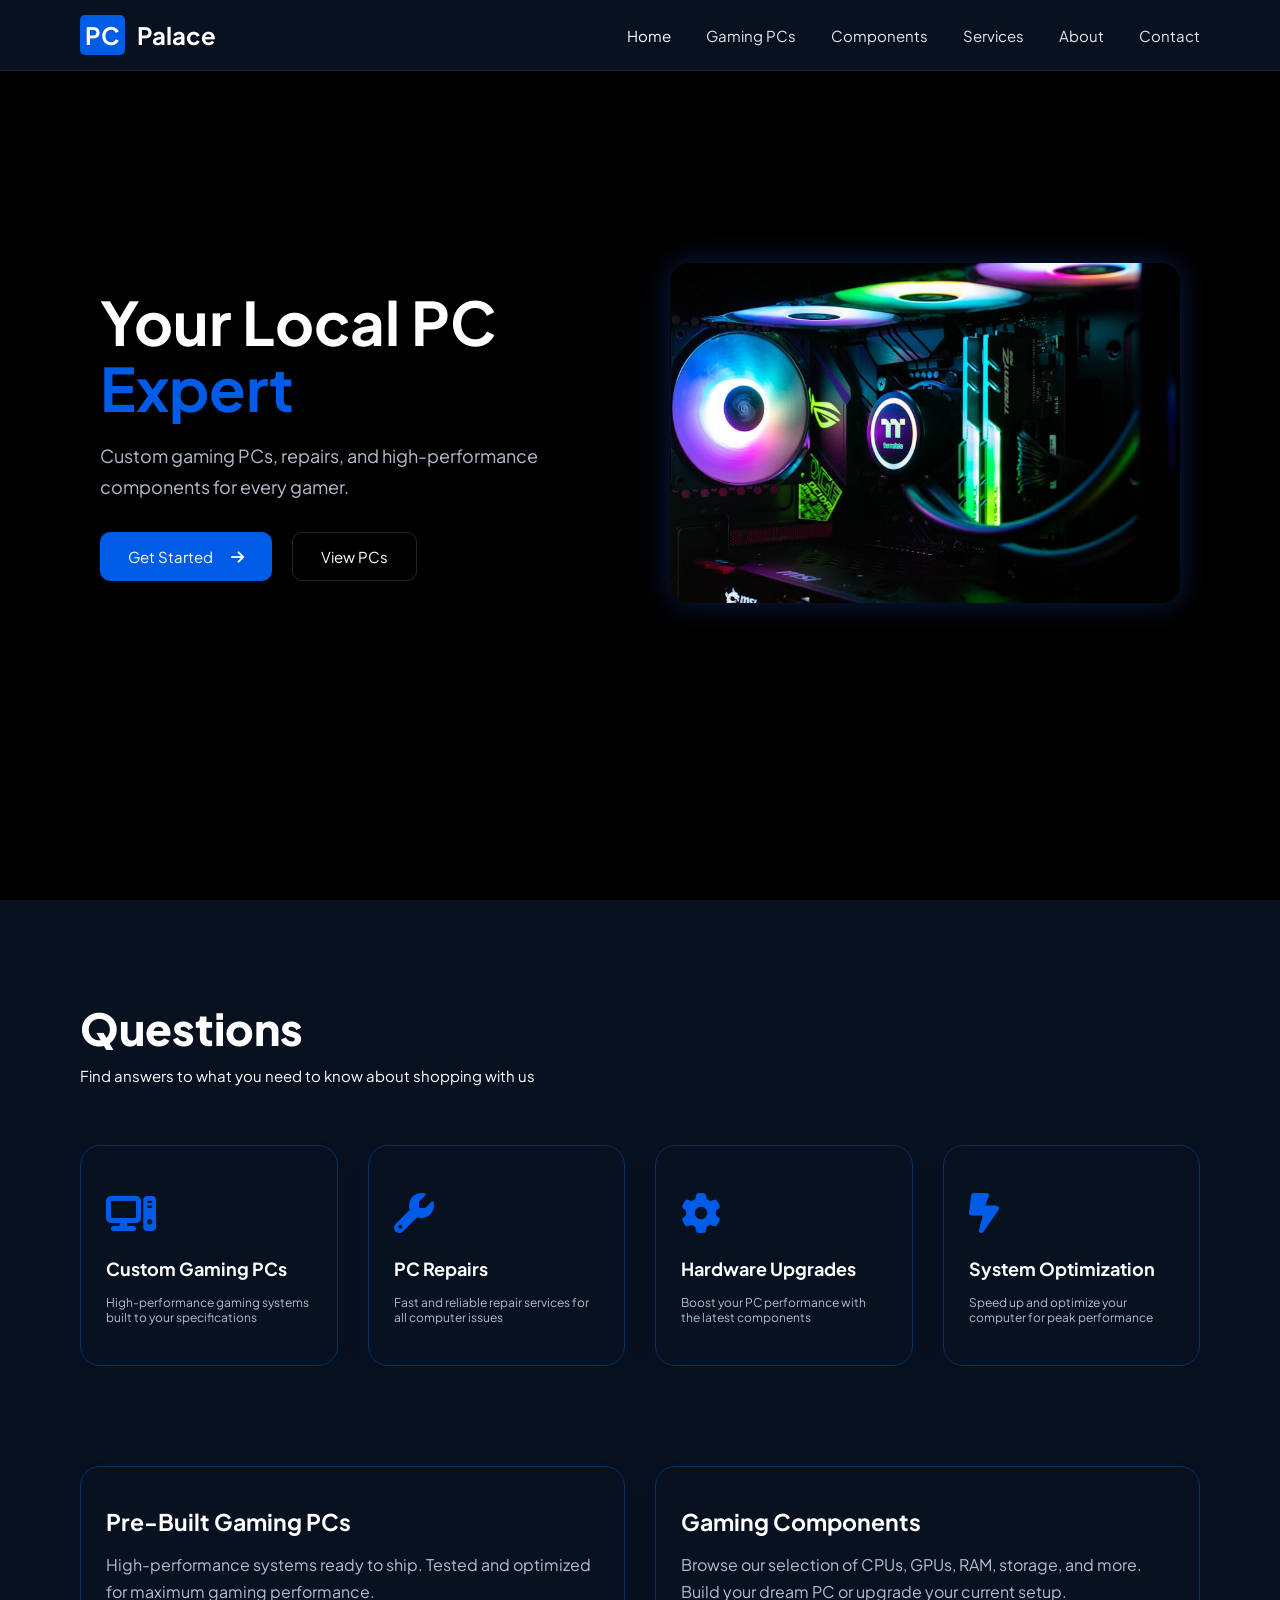
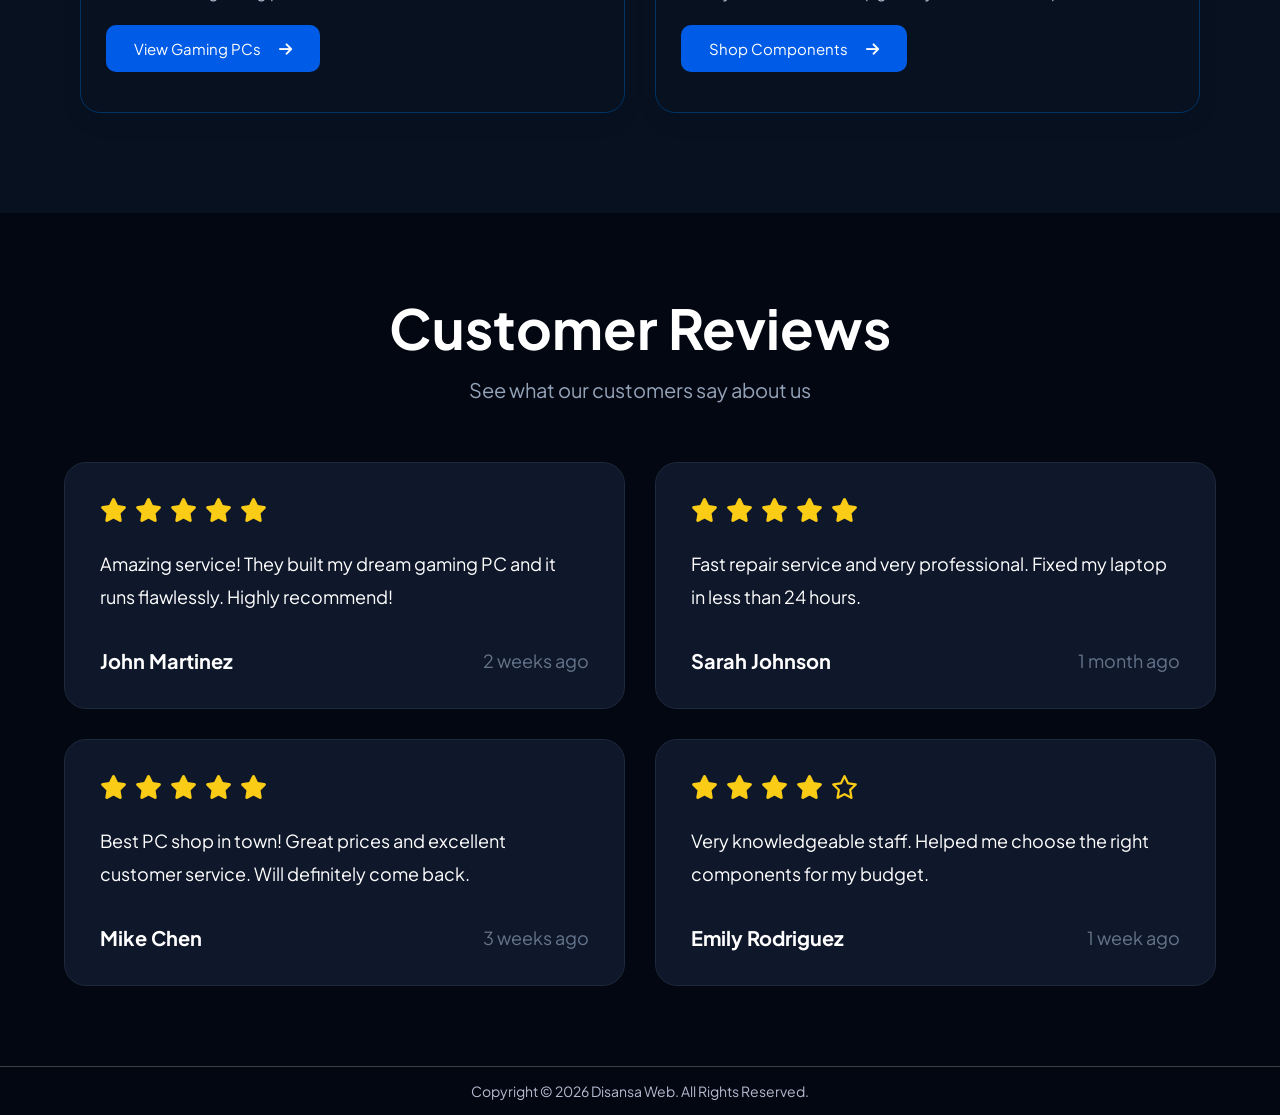
<file: index.html>
<!DOCTYPE html>
<html>
<head>
  <meta charset="utf-8">
  <meta name="viewport" content="width=device-width, initial-scale=1">
  <link rel="stylesheet" href="style.css">

  <link rel="stylesheet"
    href="https://cdnjs.cloudflare.com/ajax/libs/font-awesome/6.5.1/css/all.min.css">
  <title>pc-palace.com</title>
</head>
<body>

<!-- ========================= -->
<!-- NAVBAR -->
<!-- ========================= -->

<nav class="navbar">

  <div class="logo">
    <span>PC</span>
     Palace
  </div>

  <ul class="nav-links" id="myTopnav">

    <li><a href="index.html" class="active">Home</a></li>
    <li><a href="gaming.html">Gaming PCs</a></li>
    <li><a href="component.html">Components</a></li>
    <li><a href="service.html">Services</a></li>
    <li><a href="about.html">About</a></li>
    <li><a href="contact.html">Contact</a></li>

    <!-- MENU ICON -->
    <li class="icon">
      <a href="javascript:void(0);" onclick="myFunction()">
        <i class="fa-solid fa-bars"></i>
      </a>
    </li>

  </ul>

</nav>

<section class="hero">

  <div class="hero-text">

    <h1>Your Local PC <br>
      <span>Expert</span></h1>

    <p>
      Custom gaming PCs, repairs, and high-performance
      components for every gamer.
    </p>

    <div class="hero-buttons">
      <button onclick="window.location.href='component.html'">Get Started  <i class="fa-solid fa-arrow-right" style="margin-left: 15px;"></i></button>
      <button class="secondary" onclick="window.location.href='gaming.html'">View PCs</button>
    </div>

  </div>

  <div class="hero-image">
    <img src="photo-1587202372634-32705e3bf49c.jpg" alt="Gaming PC">
  </div>

</section>

<!-- ================= QUESTIONS SECTION ================= -->
<section class="question-section">
  <div class="question-header">
    <h2 style="font-size:44px; font-weight:800;">Questions</h2>
    <p style="font-size:15px;">Find answers to what you need to know about shopping with us</p>
  </div>

  <div class="question-grid">

    <div class="question-card">
      <div class="icon"><i class="fa-solid fa-computer"></i></div>
      <h3>Custom Gaming PCs</h3>
      <p>High-performance gaming systems built to your specifications</p>
    </div>

    <div class="question-card">
      <div class="icon"><i class="fa-solid fa-wrench"></i></div>
      <h3>PC Repairs</h3>
      <p>Fast and reliable repair services for all computer issues</p>
    </div>

    <div class="question-card">
      <div class="icon"><i class="fa-solid fa-gear"></i></div>
      <h3>Hardware Upgrades</h3>
      <p>Boost your PC performance with the latest components</p>
    </div>

    <div class="question-card">
      <div class="icon"><i class="fa-solid fa-bolt-lightning"></i></div>
      <h3>System Optimization</h3>
      <p>Speed up and optimize your computer for peak performance</p>
    </div>
  </div>

  <div class="question-grid-2">

    <div class="question-card-2">
      <h3>Pre-Built Gaming PCs</h3>
      <p>High-performance systems ready to ship. Tested and optimized for maximum gaming performance.</p>
      <button onclick="window.location.href='gaming.html'">View Gaming PCs  <i class="fa-solid fa-arrow-right" style="margin-left: 15px;"></i></button>
    </div>

    <div class="question-card-2">
      <h3>Gaming Components</h3>
      <p>Browse our selection of CPUs, GPUs, RAM, storage, and more. Build your dream PC or upgrade your current setup.</p>
      <button onclick="window.location.href='component.html'">Shop Components <i class="fa-solid fa-arrow-right" style="margin-left: 15px;"></i></button>
    </div>
  </div>
</section>

<section class="reviews">

    <div class="review-title">
        <h1>Customer Reviews</h1>
        <p>See what our customers say about us</p>
    </div>

    <div class="review-container">

        <!-- CARD 1 -->

        <div class="review-card">

            <div class="stars">
                <i class="fa-solid fa-star"></i>
                <i class="fa-solid fa-star"></i>
                <i class="fa-solid fa-star"></i>
                <i class="fa-solid fa-star"></i>
                <i class="fa-solid fa-star"></i>
            </div>

            <p class="review-text">
                Amazing service! They built my dream gaming PC and it runs flawlessly.
                Highly recommend!
            </p>

            <div class="review-bottom">
                <h3>John Martinez</h3>
                <span>2 weeks ago</span>
            </div>

        </div>

        <!-- CARD 2 -->

        <div class="review-card">

            <div class="stars">
                <i class="fa-solid fa-star"></i>
                <i class="fa-solid fa-star"></i>
                <i class="fa-solid fa-star"></i>
                <i class="fa-solid fa-star"></i>
                <i class="fa-solid fa-star"></i>
            </div>

            <p class="review-text">
                Fast repair service and very professional. Fixed my laptop in less than 24 hours.
            </p>

            <div class="review-bottom">
                <h3>Sarah Johnson</h3>
                <span>1 month ago</span>
            </div>

        </div>

        <!-- CARD 3 -->

        <div class="review-card">

            <div class="stars">
                <i class="fa-solid fa-star"></i>
                <i class="fa-solid fa-star"></i>
                <i class="fa-solid fa-star"></i>
                <i class="fa-solid fa-star"></i>
                <i class="fa-solid fa-star"></i>
            </div>

            <p class="review-text">
                Best PC shop in town! Great prices and excellent customer service.
                Will definitely come back.
            </p>

            <div class="review-bottom">
                <h3>Mike Chen</h3>
                <span>3 weeks ago</span>
            </div>

        </div>

        <!-- CARD 4 -->

        <div class="review-card">

            <div class="stars">
                <i class="fa-solid fa-star"></i>
                <i class="fa-solid fa-star"></i>
                <i class="fa-solid fa-star"></i>
                <i class="fa-solid fa-star"></i>
                <i class="fa-regular fa-star"></i>
            </div>

            <p class="review-text">
                Very knowledgeable staff. Helped me choose the right components
                for my budget.
            </p>

            <div class="review-bottom">
                <h3>Emily Rodriguez</h3>
                <span>1 week ago</span>
            </div>

        </div>

    </div>

</section>

<div class="footer-bottom">
 Copyright © 2026 Disansa Web. All Rights Reserved.

</div>
<script src="script.js"></script>
</body>
</html>
</file>
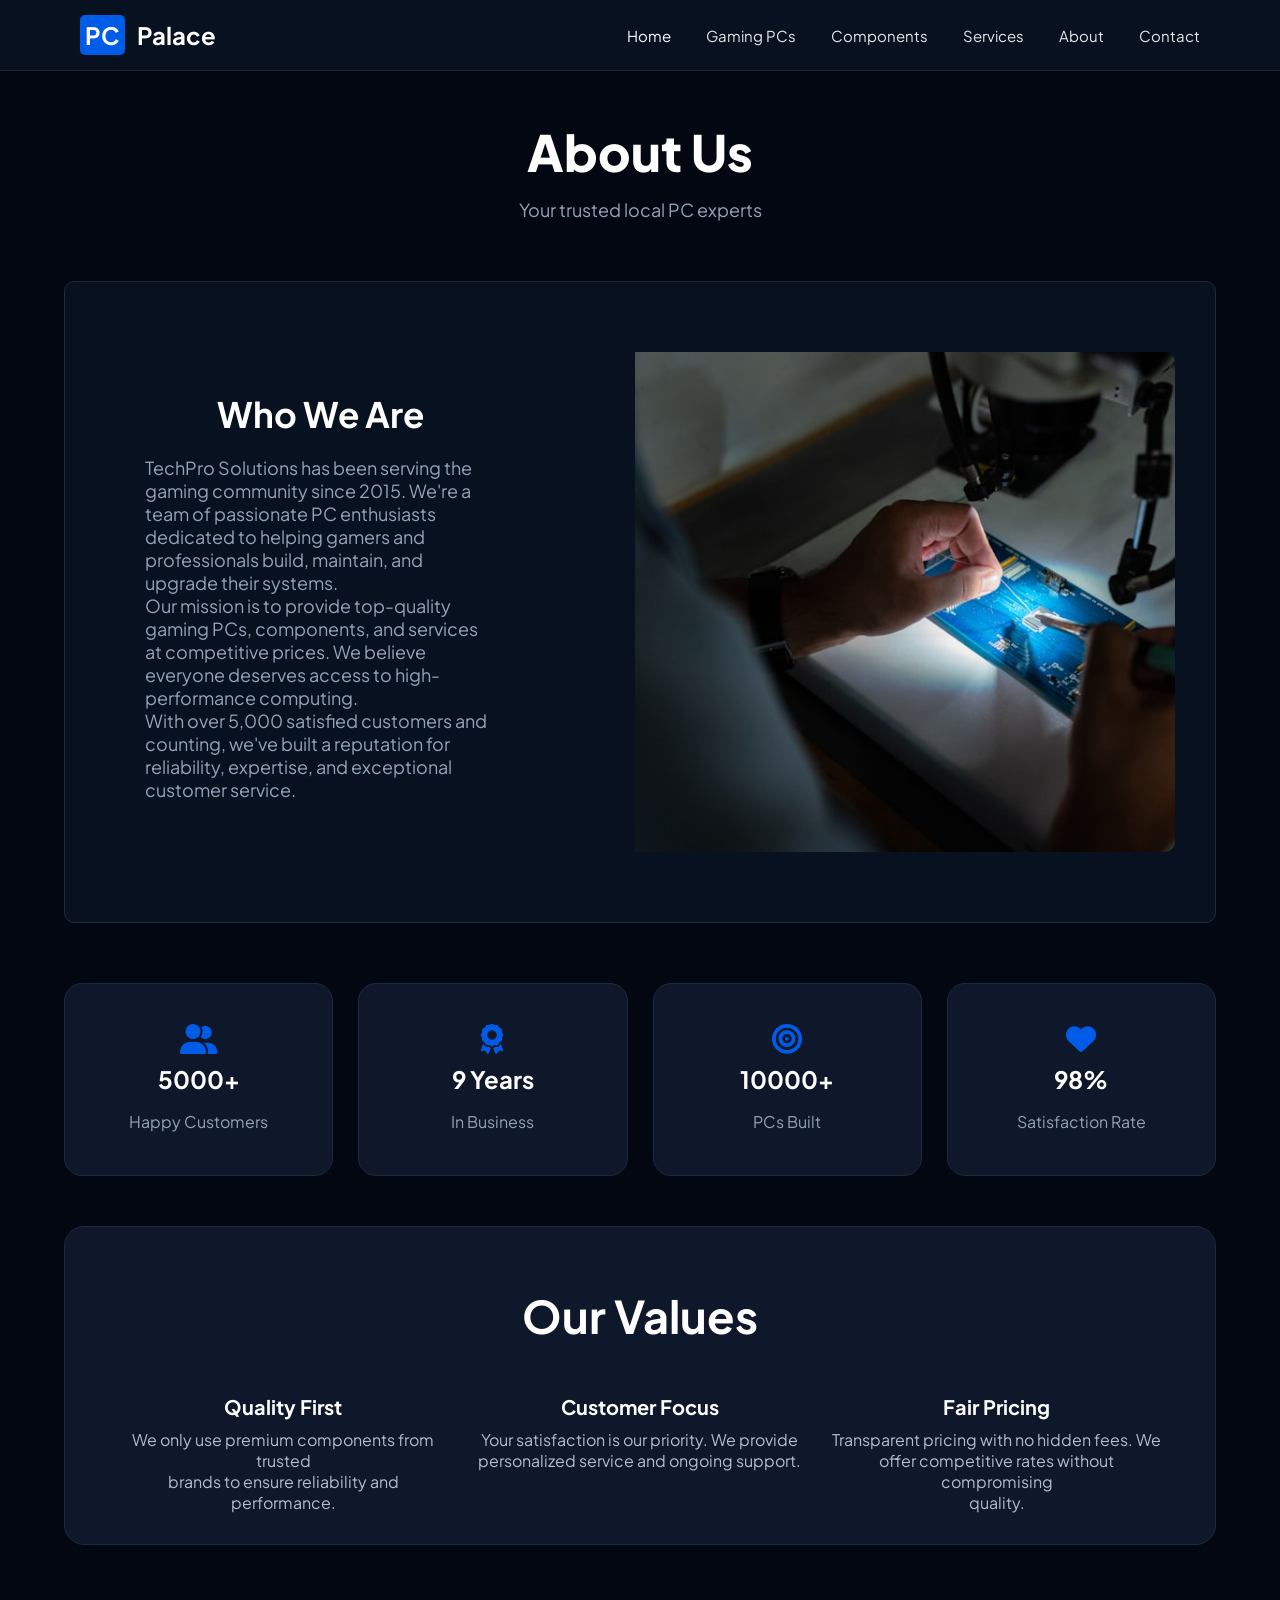
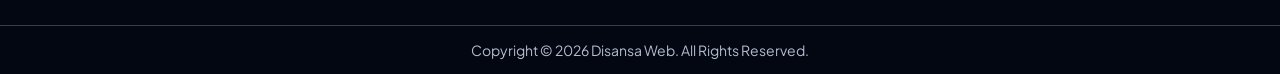
<file: about.html>
<!DOCTYPE html>
<html>
<head>
  <meta charset="utf-8">
  <meta name="viewport" content="width=device-width, initial-scale=1">
  <link rel="stylesheet" type="text/css" href="style.css">
  <link rel="stylesheet"
    href="https://cdnjs.cloudflare.com/ajax/libs/font-awesome/6.5.1/css/all.min.css">
  <title>pc-palace.com</title>
</head>
<body>
<!-- ========================= -->
<!-- NAVBAR -->
<!-- ========================= -->

<nav class="navbar">

  <div class="logo">
    <span>PC</span>
     Palace
  </div>

  <ul class="nav-links" id="myTopnav">

    <li><a href="index.html" class="active">Home</a></li>
    <li><a href="gaming.html">Gaming PCs</a></li>
    <li><a href="component.html">Components</a></li>
    <li><a href="service.html">Services</a></li>
    <li><a href="about.html">About</a></li>
    <li><a href="contact.html">Contact</a></li>

    <!-- MENU ICON -->
    <li class="icon">
      <a href="javascript:void(0);" onclick="myFunction()">
        <i class="fa-solid fa-bars"></i>
      </a>
    </li>

  </ul>

</nav>

<section class="wrapper">
<!-- TOP LARGE BOX -->
 <div class="pc-header">
    <h1>About Us</h1>
    <p>Your trusted local PC experts</p>
  </div>

  <div class="hero-box">
    <div class="contact-section">
      <div style="padding-right: 100px;">
        <h2>Who We Are</h2>
        <p>
        TechPro Solutions has been serving the gaming community since 2015. We're a team of passionate PC enthusiasts dedicated to helping gamers and professionals build, maintain, and upgrade their systems.</p>

        <p> Our mission is to provide top-quality gaming PCs, components, and services at competitive prices. We believe everyone deserves access to high-performance computing.
        </p>
        <p>With over 5,000 satisfied customers and counting, we've built a reputation for reliability, expertise, and exceptional customer service.</p>  
      </div>
  </div>
    
  
  <div class="img" style="padding-left: 50px;"></div>

</div>


  </div>

  <!-- GRID -->

  <div class="feature-grid">

    <div class="feature-item">
      <i class="fa-solid fa-user-group"></i>
      <h2>5000+</h2>
      <p>Happy Customers</p>
    </div>

    <div class="feature-item">
      <i class="fa-solid fa-award"></i>
      <h2>9 Years</h2>
      <p>In Business</p>
    </div>

    <div class="feature-item">
      <i class="fa-solid fa-bullseye"></i>
      <h2>10000+</h2>
      <p>PCs Built</p>
    </div>

    <div class="feature-item">
      <i class="fa-solid fa-heart"></i>
      <h2>98%</h2>
      <p>Satisfaction Rate</p>
    </div>

  </div>

  <!-- BOTTOM LARGE BOX -->
  <div class="info-box">
    <h2>Our Values</h2>

    <div class="row-2">
      <div class="column-2">
        <h4>Quality First</h4>
        <p>We only use premium components from trusted <br>brands to ensure reliability and performance.</p>
      </div>
      <div class="column-2">
        <h4>Customer Focus</h4>
        <p>Your satisfaction is our priority. We provide<br> personalized service and ongoing support.</p>
      </div>
      <div class="column-2">
        <h4>Fair Pricing</h4>
        <p>Transparent pricing with no hidden fees. We <br>offer competitive rates without compromising<br> quality.</p>
      </div>
    </div>


</section>

<div class="footer-bottom">
 Copyright © 2026 Disansa Web. All Rights Reserved.

</div>
<script src="script.js"></script>
</body>
</html>
</file>
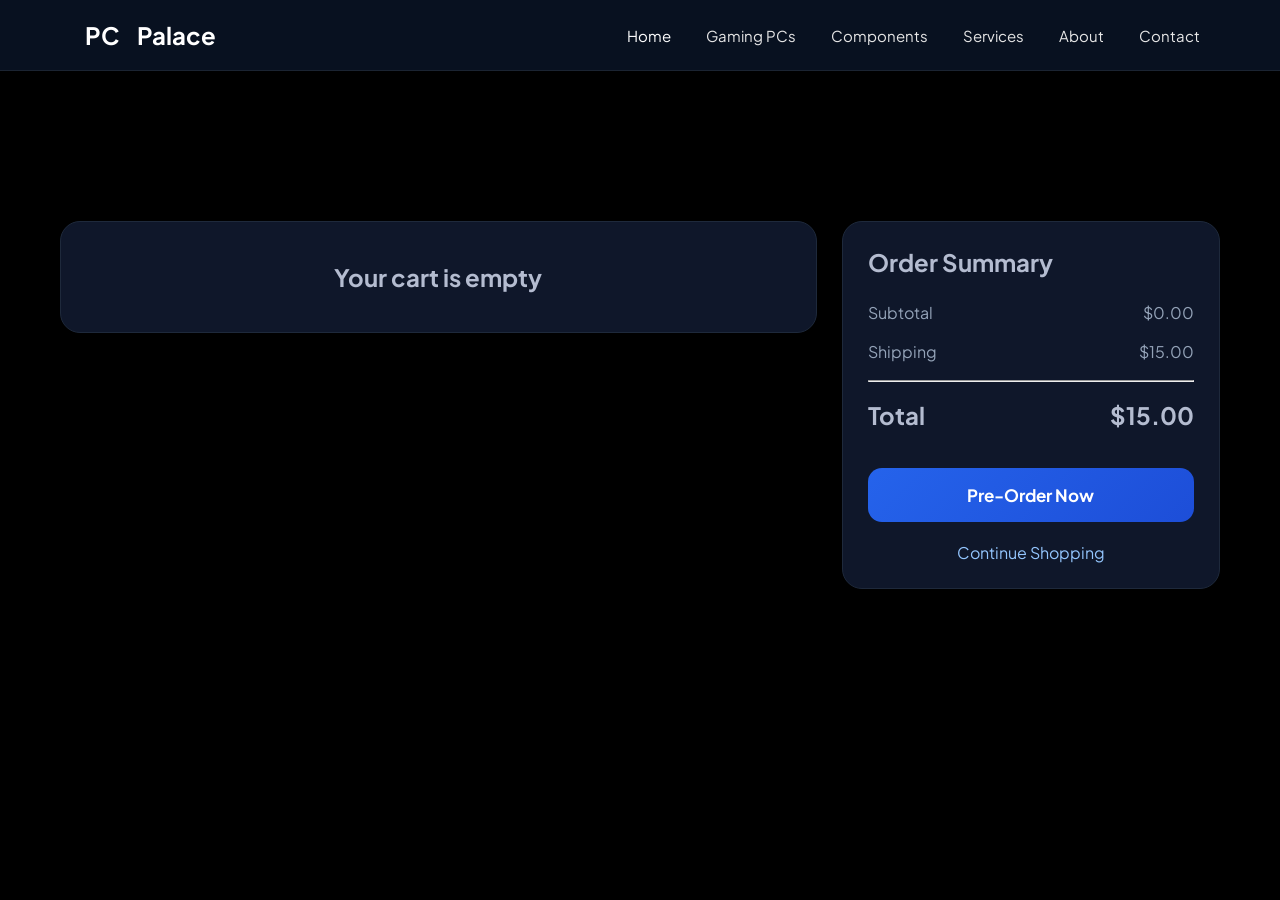
<file: add_cart.html>
<!DOCTYPE html>
<html lang="en">
<head>
  <meta charset="UTF-8" />
  <meta name="viewport" content="width=device-width, initial-scale=1.0"/>

  <title>Gaming Components</title>

  <!-- FONT AWESOME -->
  <link rel="stylesheet"
  href="https://cdnjs.cloudflare.com/ajax/libs/font-awesome/6.5.1/css/all.min.css"/>
</head>
<style>
/* ============================= */
/* GOOGLE FONT */
/* ============================= */

@import url('https://fonts.googleapis.com/css2?family=Plus+Jakarta+Sans:wght@200;400;600;700;800&display=swap');

/* ============================= */
/* ROOT VARIABLES */
/* ============================= */

:root { 

  --dark-clr:#081120; 
  --nav-link-clr:#e6e6e6;
  --blue-text-clr:#b4bcd0;
  --dark-blue-clr:#0047b3;#
  --blue-clr:#005ce6;
  --light-clr:#0073e6;
  --border-clr:#003366;
  --p-border-clr:#e6ffff;
  --p-bg-clr:#93c5fd;

  --cart-price-clr:#60a5fa;

  --dark:#030712;
  --card:#0f172a;
  --border:#1e293b;
  --blue:#3b82f6;
  --text:#ffffff;
  --muted:#94a3b8;

  --des-clr:#cbd5e1;
  --row-clr:rgba(59,130,246,0.15);
  --cart-clr:rgba(255,255,255,0.03);
  --cart-border-clr:rgba(255,255,255,0.06);
  --addcart-shafow-clr:rgba(37,99,235,0.3);
  --addcart-shadow-hover-btn:rgba(37,99,235,0.45);  
}

/* ============================= */
/* GLOBAL RESET */
/* ============================= */

*{
    margin:0;
    padding:0;
    box-sizing:border-box;
    font-family:"Plus Jakarta Sans", sans-serif;
}

html{
    scroll-behavior:smooth;
}

body{
    background: black;
}

/* ============================= */
/* NAVBAR */
/* ============================= */

.navbar{
    width:100%;
    display:flex;
    justify-content:space-between;
    align-items:center;
    padding:20px 80px;
    position:fixed;
    top:0;
    left:0;
    background:var(--dark-clr);
    border-bottom:1px solid rgba(255,255,255,0.08);
    z-index:1000;
}

.logo{
    font-size:24px;
    font-weight:700;
    color:white;
}

.logo span{
    margin-right:8px;
    background:var(--blue-clr);
    padding:5px;
    border-radius:5px;
}

.nav-links{
    list-style:none;
    display:flex;
    align-items:center;
    gap:35px;
}

.nav-links a{
    text-decoration:none;
    color:var(--nav-link-clr);
    font-size:15px;
    transition:0.3s;
}

.nav-links a:hover{
    color:white;
}

.nav-links a.active{
    color:white;
}

/* MENU ICON */

.nav-links .icon{
    display:none;
}


/* ============================= */
/* CART SECTION */
/* ============================= */

.container{
    max-width:1200px;
    margin:120px auto 40px;
    padding:20px;
}

.page-title{
    font-size:40px;
    margin-bottom:30px;
}

.cart-wrapper{
    display:grid;
    grid-template-columns:2fr 1fr;
    gap:25px;
}

/* CART ITEMS */

.cart-items{
    display:flex;
    flex-direction:column;
    gap:20px;
}

.cart-item{
    background:var(--card);
    border:1px solid var(--border);
    border-radius:20px;
    padding:20px;
    display:flex;
    align-items:center;
    gap:20px;
}

.cart-item img{
    width:130px;
    height:130px;
    object-fit:cover;
    border-radius:16px;
}

.cart-details{
    flex:1;
}

.cart-details h3{
    font-size:22px;
    margin-bottom:10px;
    color: var(--blue-text-clr);
}

.cart-price{
    font-size:22px;
    color: var(--cart-price-clr);
    font-weight:700;
    margin-bottom:20px;
}

/* QTY */

.qty-box{
    display:flex;
    align-items:center;
    gap:15px;
    margin-top: 40px;
}

.qty-box button{
    width:38px;
    height:38px;
    border:none;
    border-radius:10px;
    background:linear-gradient(
    135deg,
    #2563eb,
    #1d4ed8
    );
    color:white;
    font-size:18px;
    cursor:pointer;
    transition:0.3s;
}

.qty-box button:hover{
    transform:translateY(-3px);
}

.qty-number{
    font-size:18px;
    font-weight:700;
    color: white;
}

.remove-btn{
    margin-top:20px;
    background:none;
    border:none;
    color : var(--blue-text-clr);
    cursor:pointer;
    font-size:15px;
}

.item-total{
    margin-top: 20px;
    font-size:22px;
    font-weight:700;
    color: var(--blue-text-clr);
}

/* SUMMARY */

.summary{
    background:var(--card);
    border:1px solid var(--border);
    border-radius:20px;
    padding:25px;
    height:max-content;
}

.summary h2{
    margin-bottom:25px;
    color: var(--blue-text-clr);
}

.summary-row,
.summary-total{
    display:flex;
    justify-content:space-between;
    margin:18px 0;
    color: var(--blue-text-clr);
}

.summary-row{
    color:var(--muted);
}

.summary-total{
    font-size:24px;
    font-weight:700;
}

.checkout-btn{
    width:100%;
    margin-top:20px;
    padding:16px;
    border:none;
    border-radius:14px;
    background:linear-gradient(
    135deg,
    #2563eb,
    #1d4ed8
    );
    color:white;
    font-size:17px;
    font-weight:700;
    cursor:pointer;
    transition:0.3s;
}

.checkout-btn:hover{
    transform:translateY(-3px);
    box-shadow:
    0 15px 30px rgba(37,99,235,0.35);
}

.continue{
    display:block;
    text-align:center;
    margin-top:20px;
    color: var(--p-bg-clr);
    text-decoration:none;
}

.empty-cart{
    background:var(--card);
    color: var(--blue-text-clr);
    border-radius:20px;
    padding:40px;
    text-align:center;
    border:1px solid var(--border);
}
.footer-bottom {
  background: var(--dark);
  color: var(--blue-text-clr);
  text-align: center;
  padding: 15px;
  font-size: 14px;
  border-top: 1px solid #3a3f44;
}
/* ============================= */
/* RESPONSIVE */
/* ============================= */
@media screen and (max-width:600px){

    .navbar{
        padding:20px;
    }

    .nav-links{
        gap:20px;
    }

    .nav-links li:not(.icon){
        display:none;
    }

    .nav-links .icon{
        display:block;
    }

    .nav-links.responsive{
        position:absolute;
        top:80px;
        left:0;
        width:100%;
        background:#081120;
        display:flex;
        flex-direction:column;
        gap:25px;
        padding:25px;
    }

    .nav-links.responsive li{
        display:block;
    }
    .container{
        margin-top:100px;
    }

    .page-title{
        font-size:30px;
    }
    .cart-wrapper{
        grid-template-columns:1fr;
    }
    .cart-item{

        flex-direction:column;

        text-align:center;
    }

    .cart-item img{

        width:100%;
        height:220px;
    }

    .qty-box{
        justify-content:center;
    }
    .checkout-btn{
      font-size: 16px;
      padding: 12px;
    }
    .footer-bottom {
        font-size: 12px;
    }
} 


/*            Tablet              */
@media screen and (max-width:900px){

    .navbar{
        padding:20px;
    }

    .nav-links{
        gap:20px;
    }

    .nav-links li:not(.icon){
        display:none;
    }

    .nav-links .icon{
        display:block;
    }

    .nav-links.responsive{
        position:absolute;
        top:80px;
        left:0;
        width:100%;
        background:#081120;
        display:flex;
        flex-direction:column;
        gap:25px;
        padding:25px;
    }

    .nav-links.responsive li{
        display:block;
    }
    .cart-wrapper{
        grid-template-columns:1fr;
    }
    .checkout-btn{
      font-size: 16px;
      padding: 12px;
    }
}  
</style>
<body style="background: black;">


<!-- ========================= -->
<!-- NAVBAR -->
<!-- ========================= -->

<nav class="navbar">

  <div class="logo">
    <span>PC</span>
     Palace
  </div>

  <ul class="nav-links" id="myTopnav">

    <li><a href="index.html" class="active">Home</a></li>
    <li><a href="gaming.html">Gaming PCs</a></li>
    <li><a href="component.html">Components</a></li>
    <li><a href="service.html">Services</a></li>
    <li><a href="about.html">About</a></li>
    <li><a href="contact.html">Contact</a></li>

    <!-- MENU ICON -->
    <li class="icon">
      <a href="javascript:void(0);" onclick="myFunction()">
        <i class="fa-solid fa-bars"></i>
      </a>
    </li>

  </ul>

</nav>


<section class="container">
    <h1 class="page-title">
        Shopping Cart
    </h1>
    <div class="cart-wrapper">
        <div id="cartItems" class="cart-items"></div>
        <div class="summary">
            <h2>Order Summary</h2>
            <div class="summary-row">
                <span>Subtotal</span>
                <span id="subtotal">$0.00</span>
            </div>
            <div class="summary-row">
                <span>Shipping</span>
                <span id="shipping">$15.00</span>
            </div>
            <hr>
            <div class="summary-total">
                <span>Total</span>
                <span id="total">$0.00</span>
            </div>
            <button class="checkout-btn">
                    Pre-Order Now
            </button>
            <a href="gaming.html" class="continue">
                Continue Shopping
            </a>
        </div>
    </div>
</section>

<script src="script.js"></script>
</body>
</html>
</file>
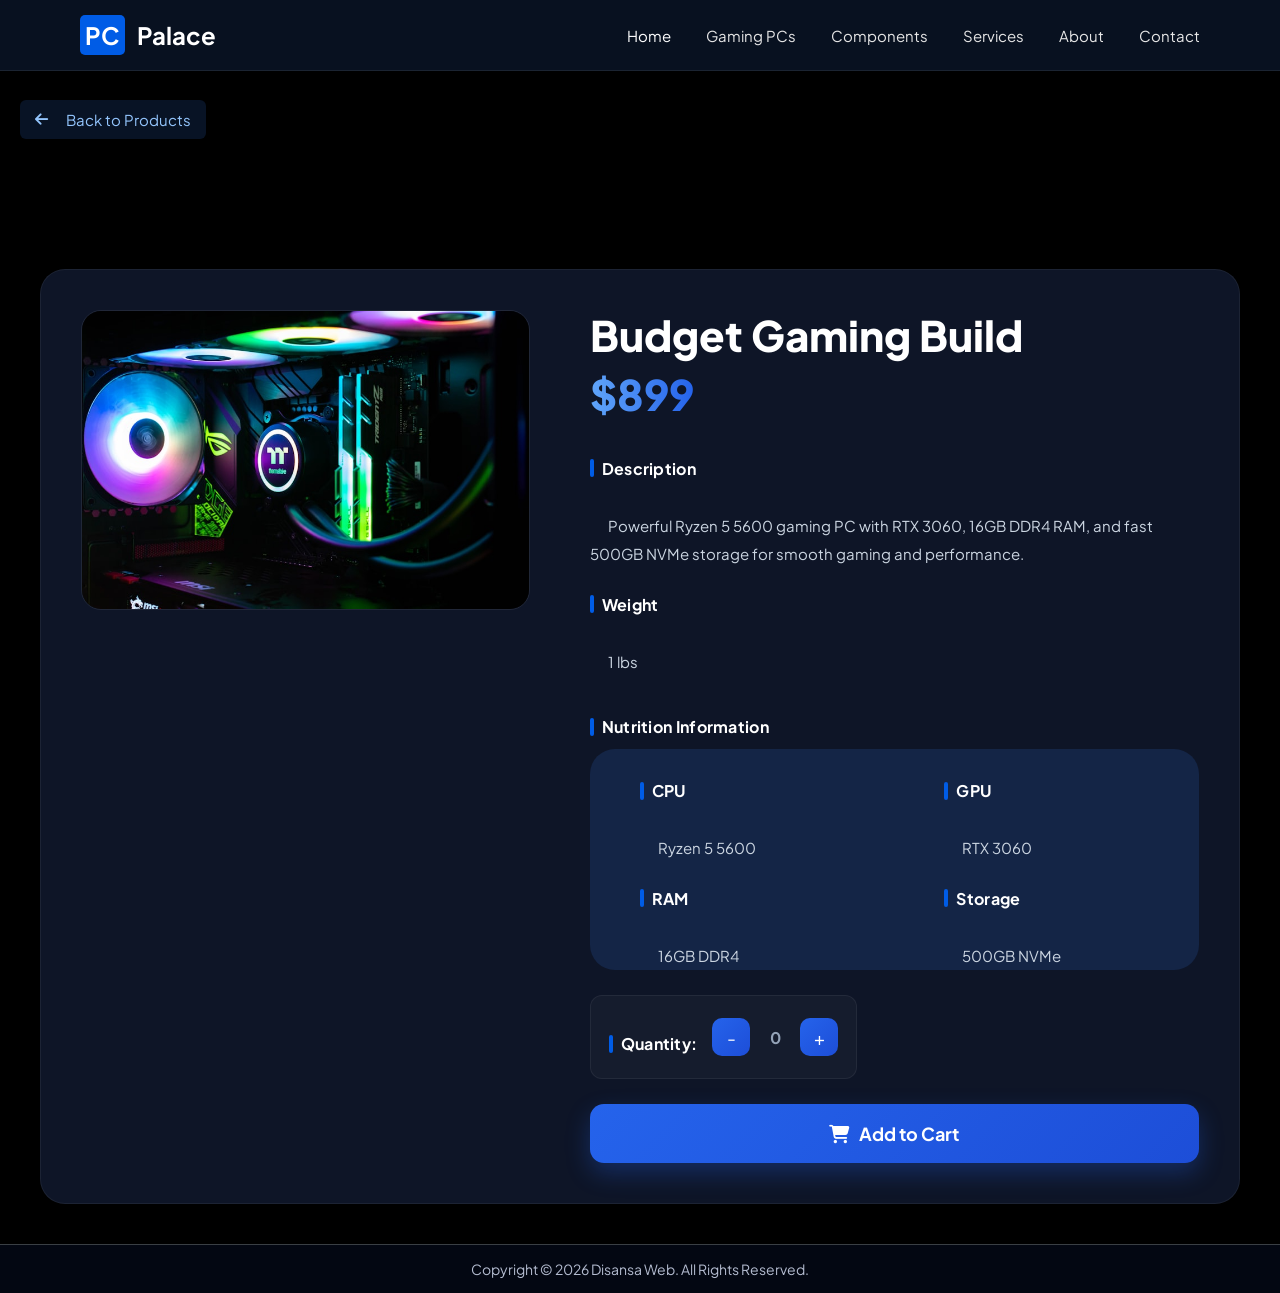
<file: Budget-Gaming-Build.html>
<!DOCTYPE html>
<html lang="en">
<head>
  <meta charset="UTF-8" />
  <meta name="viewport" content="width=device-width, initial-scale=1.0"/>

  <title>Gaming Components</title>

  <!-- FONT AWESOME -->
  <link rel="stylesheet"
  href="https://cdnjs.cloudflare.com/ajax/libs/font-awesome/6.5.1/css/all.min.css"/>

  <!-- CSS -->
  <link rel="stylesheet" href="style-1.css">
</head>
<body style="background: black;">


<!-- ========================= -->
<!-- NAVBAR -->
<!-- ========================= -->

<nav class="navbar">

  <div class="logo">
    <span>PC</span>
     Palace
  </div>

  <ul class="nav-links" id="myTopnav">

    <li><a href="index.html" class="active">Home</a></li>
    <li><a href="gaming.html">Gaming PCs</a></li>
    <li><a href="component.html">Components</a></li>
    <li><a href="service.html">Services</a></li>
    <li><a href="about.html">About</a></li>
    <li><a href="contact.html">Contact</a></li>

    <!-- MENU ICON -->
    <li class="icon">
      <a href="javascript:void(0);" onclick="myFunction()">
        <i class="fa-solid fa-bars"></i>
      </a>
    </li>

  </ul>

</nav>
<button onclick="goBack()" class="back-btn">
   <i class="fa-solid fa-arrow-left"></i>
   Back to Products
</button>

<div class="flex-container"
     data-name="RTX 4090 Gaming PC"
     data-price="2500"
     data-img="photo-1587202372634-32705e3bf49c (1).jpg">
     
    <div>
        <img src="photo-1587202372634-32705e3bf49c (1).jpg">
    </div>
    <div class="description">        
        <p class="des">
            <span class="h2">Budget Gaming Build</span><br>
            <span class="price" >$899
        </p>
        <p>
            <span class="h5" style="margin-top: 30px;">Description</span><br>
            <span class="des-1"style="margin-top: 20px;">Powerful Ryzen 5 5600 gaming PC with RTX 3060, 16GB DDR4 RAM, and fast 500GB NVMe storage for smooth gaming and performance.
</span>
        </p>
        <p>
            <span class="h5">Weight</span><br>
            <span class="des-1">1 lbs</span>
        </p>
        <p><span class="h5"style="margin-top: 40px;">Nutrition Information</span></p>

        <div class="row">
            <div class="col">
                <p>
                    <span class="h5">CPU</span><br>
                    <span class="des-1">Ryzen 5 5600</span>
                </p>
                <p>
                    <span class="h5">RAM</span><br>
                    <span class="des-1">16GB DDR4</span>
                </p>
            </div>

            <div class="col">
                <p>
                    <span class="h5">GPU</span><br>
                    <span class="des-1">RTX 3060</span>
                </p>
                <p>
                    <span class="h5">Storage</span><br>
                    <span class="des-1">500GB NVMe</span>
                </p>
            </div>
        </div>

        <div class="cart-box">
            <span class="h5">Quantity:</span>
            <button class="minus">-</button>
            <span class="quantity">0</span>
            <button class="plus">+</button>
        </div>
        
        <button class="addcart">
            <i class="fa-solid fa-cart-shopping"></i>Add to Cart
        </button>
    </div>
</div>
<div class="footer-bottom">
 Copyright © 2026 Disansa Web. All Rights Reserved.

</div>
<script src="script.js"></script>
</body>
</html>
</file>
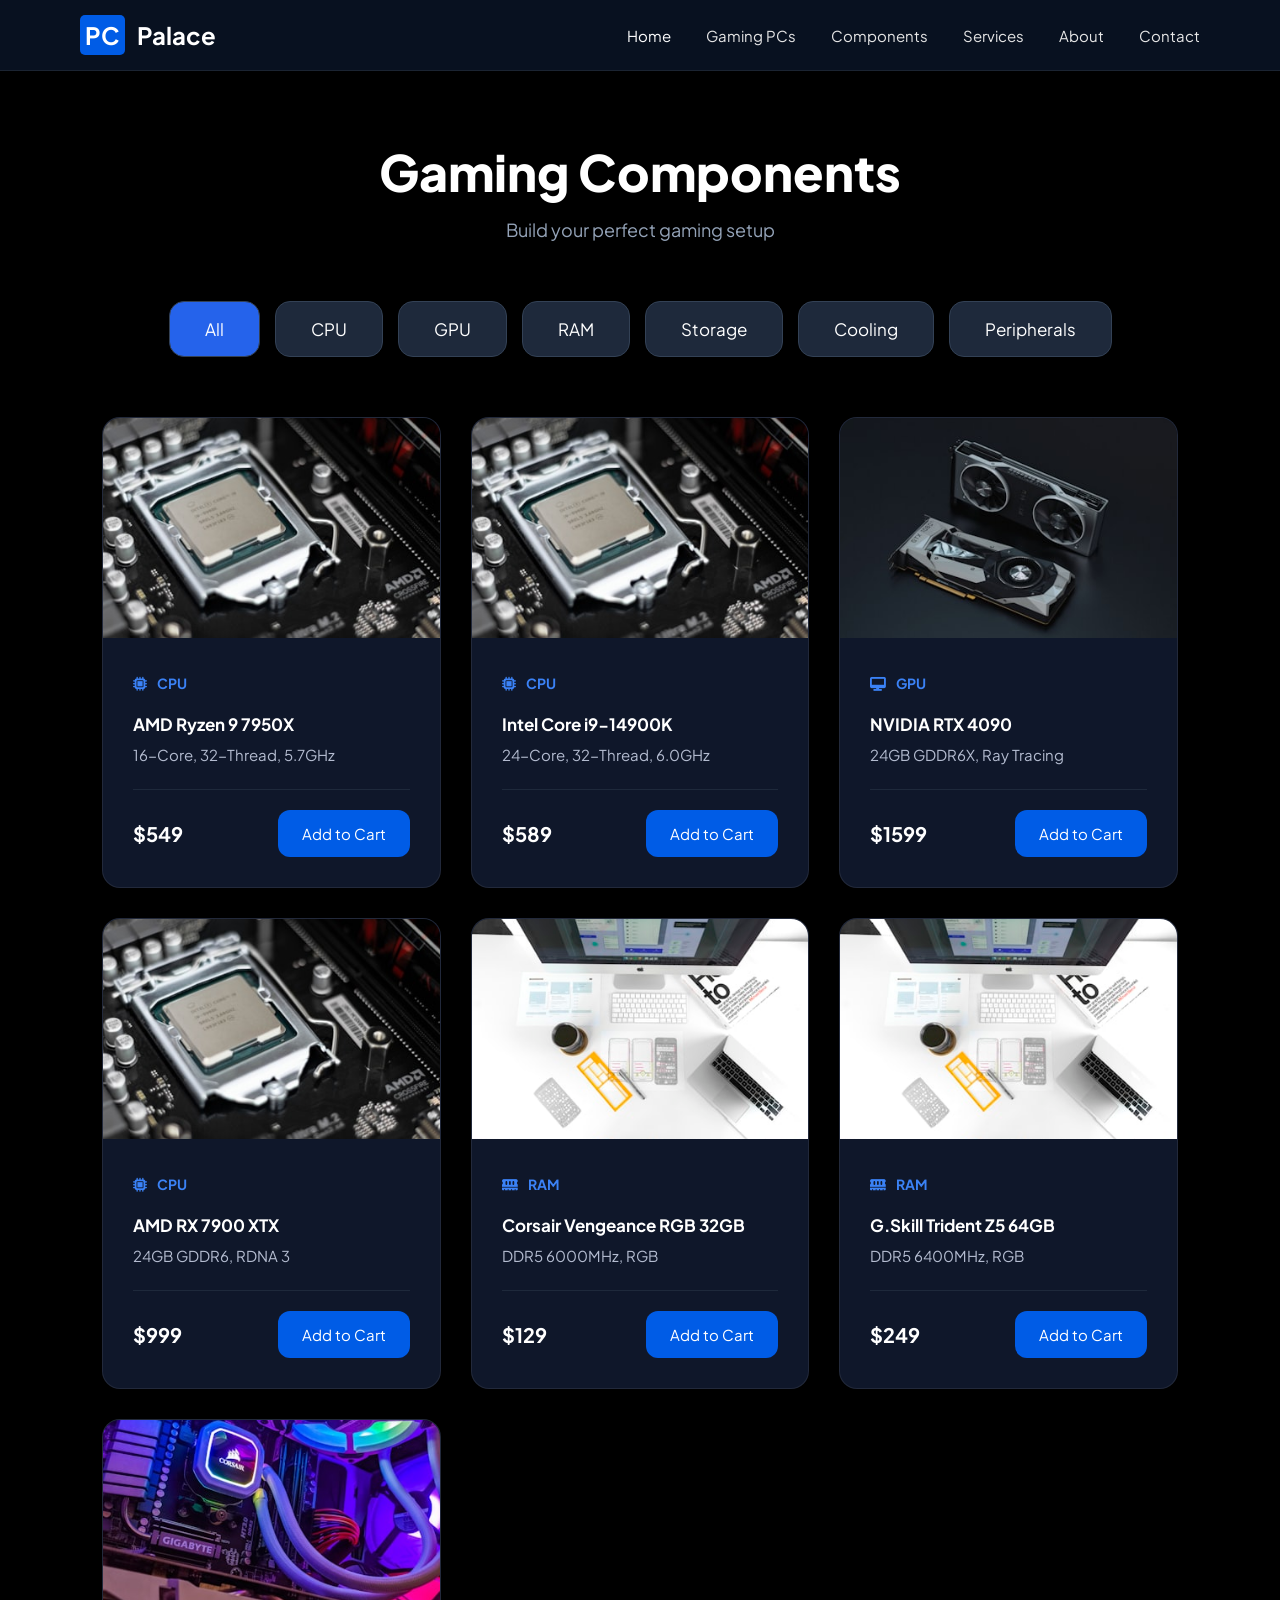
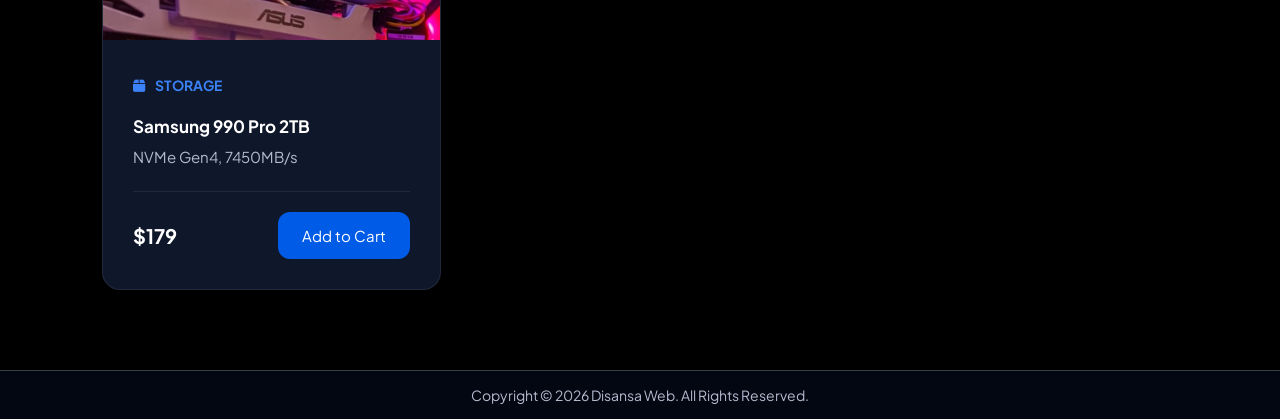
<file: component.html>
<!DOCTYPE html>
<html lang="en">
<head>
  <meta charset="UTF-8" />
  <meta name="viewport" content="width=device-width, initial-scale=1.0"/>

  <title>Gaming Components</title>

  <!-- FONT AWESOME -->
  <link rel="stylesheet"
  href="https://cdnjs.cloudflare.com/ajax/libs/font-awesome/6.5.1/css/all.min.css"/>

  <!-- CSS -->
  <link rel="stylesheet" href="style.css">
</head>
<body style="background: black;">


<!-- ========================= -->
<!-- NAVBAR -->
<!-- ========================= -->

<nav class="navbar">

  <div class="logo">
    <span>PC</span>
     Palace
  </div>

  <ul class="nav-links" id="myTopnav">

    <li><a href="index.html" class="active">Home</a></li>
    <li><a href="gaming.html">Gaming PCs</a></li>
    <li><a href="component.html">Components</a></li>
    <li><a href="service.html">Services</a></li>
    <li><a href="about.html">About</a></li>
    <li><a href="contact.html">Contact</a></li>

    <!-- MENU ICON -->
    <li class="icon">
      <a href="javascript:void(0);" onclick="myFunction()">
        <i class="fa-solid fa-bars"></i>
      </a>
    </li>

  </ul>

</nav>
<!-- ===================== -->
<!-- COMPONENT SECTION -->
<!-- ===================== -->

<section class="components">

  <div class="components-header">
    <h1>Gaming Components</h1>
    <p>Build your perfect gaming setup</p>
  </div>

  <!-- FILTER BUTTONS -->

  <div id="myBtnContainer" class="filter-buttons">
    <button class="btn active" onclick="filterSelection(event, 'all')">All</button>
    <button class="btn" onclick="filterSelection(event, 'cpu')">CPU</button>
    <button class="btn" onclick="filterSelection(event, 'gpu')">GPU</button>
    <button class="btn" onclick="filterSelection(event, 'ram')">RAM</button>
    <button class="btn" onclick="filterSelection(event, 'storage')">Storage</button>
    <button class="btn" onclick="filterSelection(event, 'cooling')">Cooling</button>
    <button class="btn" onclick="filterSelection(event, 'peripherals')">Peripherals</button>
  </div>

  <!-- PRODUCT GRID -->
  <div class="product-grid">

    <!-- CPU -->
    <div class="product-card column cpu show">
      <img src="photo-1555617981-dac3880eac6e.jpg" alt="CPU">
      <div class="product-content">
        <span class="category">
          <i class="fa-solid fa-microchip"></i> CPU
        </span>
        <h3>AMD Ryzen 9 7950X</h3>
        <p>16-Core, 32-Thread, 5.7GHz</p>
        <div class="bottom">
          <h2>$549</h2>
          <button onclick="addToCart(this)" 
          data-name="AMD Ryzen 9 7950X"
          data-price="549"
          data-img="photo-1555617981-dac3880eac6e.jpg">
          Add to Cart
          </button>
        </div>
      </div>
    </div>
    <!-- CPU -->
    <div class="product-card column cpu show">
      <img src="photo-1555617981-dac3880eac6e.jpg" alt="CPU">
      <div class="product-content">
        <span class="category">
          <i class="fa-solid fa-microchip"></i> CPU
        </span>
        <h3>Intel Core i9-14900K</h3>
        <p>24-Core, 32-Thread, 6.0GHz</p>
        <div class="bottom">
          <h2>$589</h2>
          <button onclick="addToCart(this)" 
          data-name="Intel Core i9-14900K"
          data-price="589"
          data-img="photo-1555617981-dac3880eac6e.jpg">
          Add to Cart
          </button>
        </div>
      </div>
    </div>

    <!-- GPU -->
    <div class="product-card column gpu show">
      <img src="photo-1591488320449-011701bb6704.jpg" alt="GPU">
      <div class="product-content">
        <span class="category">
          <i class="fa-solid fa-desktop"></i> GPU
        </span>
        <h3>NVIDIA RTX 4090</h3>
        <p>24GB GDDR6X, Ray Tracing</p>
        <div class="bottom">
          <h2>$1599</h2>
          <button onclick="addToCart(this)" 
          data-name="NVIDIA RTX 4090"
          data-price="1599"
          data-img="photo-1591488320449-011701bb6704.jpg">
          Add to Cart
          </button>
        </div>
      </div>
    </div>

    <!-- CPU -->
    <div class="product-card column cpu show">
      <img src="photo-1555617981-dac3880eac6e.jpg" alt="CPU">
      <div class="product-content">
        <span class="category">
          <i class="fa-solid fa-microchip"></i> CPU
        </span>
        <h3>AMD RX 7900 XTX</h3>
        <p>24GB GDDR6, RDNA 3</p>
        <div class="bottom">
          <h2>$999</h2>
          <button onclick="addToCart(this)" 
          data-name="AMD RX 7900 XTX"
          data-price="999"
          data-img="photo-1555617981-dac3880eac6e.jpg">
          Add to Cart
          </button>
        </div>
      </div>
    </div>

    <!-- CPU -->
    <div class="product-card column ram show">
      <img src="photo-1541462608143-67571c6738dd.jpg" alt="CPU">
      <div class="product-content">
        <span class="category">
          <i class="fa-solid fa-memory"></i> RAM
        </span>
        <h3>Corsair Vengeance RGB 32GB</h3>
        <p>DDR5 6000MHz, RGB</p>
        <div class="bottom">
          <h2>$129</h2>
          <button onclick="addToCart(this)" 
          data-name="Corsair Vengeance RGB 32GB"
          data-price="129"
          data-img="photo-1541462608143-67571c6738dd.jpg">
          Add to Cart
          </button>
        </div>
      </div>
    </div> 

    <!-- CPU -->
    <div class="product-card column ram show">
      <img src="photo-1541462608143-67571c6738dd.jpg" alt="CPU">
      <div class="product-content">
        <span class="category">
          <i class="fa-solid fa-memory"></i> RAM
        </span>
        <h3>G.Skill Trident Z5 64GB</h3>
        <p>DDR5 6400MHz, RGB</p>
        <div class="bottom">
          <h2>$249</h2>
          <button onclick="addToCart(this)" 
          data-name="G.Skill Trident Z5 64GB"
          data-price="249"
          data-img="photo-1541462608143-67571c6738dd.jpg">
          Add to Cart
          </button>
        </div>
      </div>
    </div>

        <!-- CPU -->
    <div class="product-card column storage show">
      <img src="photo-1597872200969-2b65d56bd16b.jpg" alt="CPU">
      <div class="product-content">
        <span class="category">
          <i class="fa-solid fa-box"></i> STORAGE
        </span>
        <h3>Samsung 990 Pro 2TB</h3>
        <p>NVMe Gen4, 7450MB/s</p>
        <div class="bottom">
          <h2>$179</h2>
          <button onclick="addToCart(this)" 
          data-name="Samsung 990 Pro 2TB"
          data-price="179"
          data-img="photo-1597872200969-2b65d56bd16b.jpg">
          Add to Cart
          </button>
        </div>
      </div>
    </div>
  </div>
</section>
<div class="footer-bottom">
 Copyright © 2026 Disansa Web. All Rights Reserved.

</div>
<script src="script.js"></script>

</body>
</html>
</file>
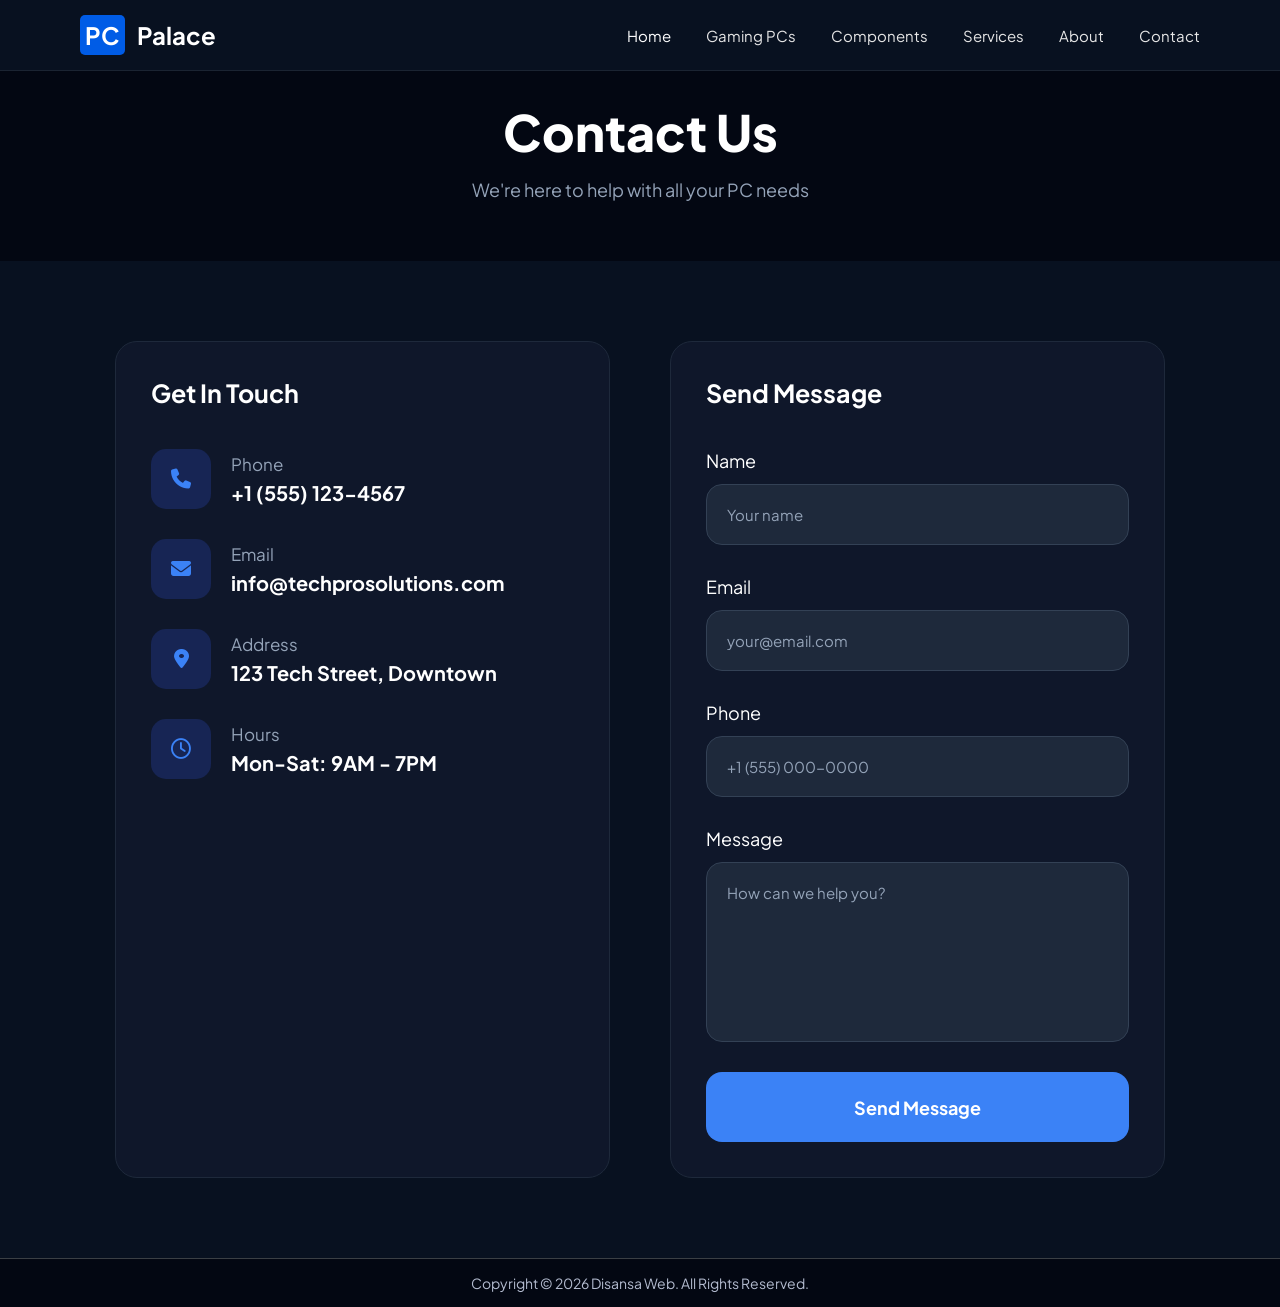
<file: contact.html>
<!DOCTYPE html>
<html>
<head>
  <meta charset="utf-8">
  <meta name="viewport" content="width=device-width, initial-scale=1">
  <link rel="stylesheet" type="text/css" href="style.css">
  <link rel="stylesheet"
    href="https://cdnjs.cloudflare.com/ajax/libs/font-awesome/6.5.1/css/all.min.css">
  <title>pc-palace.com</title>
</head>
<body>
<!-- ========================= -->
<!-- NAVBAR -->
<!-- ========================= -->

<nav class="navbar">

  <div class="logo">
    <span>PC</span>
     Palace
  </div>

  <ul class="nav-links" id="myTopnav">

    <li><a href="index.html" class="active">Home</a></li>
    <li><a href="gaming.html">Gaming PCs</a></li>
    <li><a href="component.html">Components</a></li>
    <li><a href="service.html">Services</a></li>
    <li><a href="about.html">About</a></li>
    <li><a href="contact.html">Contact</a></li>

    <!-- MENU ICON -->
    <li class="icon">
      <a href="javascript:void(0);" onclick="myFunction()">
        <i class="fa-solid fa-bars"></i>
      </a>
    </li>

  </ul>

</nav>
<div class="pc-header" style="margin-top: 100px;">
  <h1>Contact Us</h1>
  <p>We're here to help with all your PC needs</p>
</div>

<section class="contact-section">

    <div class="contact-container">

        <!-- LEFT SIDE -->

        <div class="contact-info">

            <h1>Get In Touch</h1>

            <!-- ITEM -->

            <div class="info-item-1">

                <div class="icon-box-1">
                    <i class="fa-solid fa-phone"></i>
                </div>

                <div class="info-text-1">
                    <span>Phone</span>
                    <h3>+1 (555) 123-4567</h3>
                </div>

            </div>

            <!-- ITEM -->

            <div class="info-item-1">

                <div class="icon-box-1">
                    <i class="fa-solid fa-envelope"></i>
                </div>

                <div class="info-text-1">
                    <span>Email</span>
                    <h3>info@techprosolutions.com</h3>
                </div>

            </div>

            <!-- ITEM -->

            <div class="info-item-1">

                <div class="icon-box-1">
                    <i class="fa-solid fa-location-dot"></i>
                </div>

                <div class="info-text-1">
                    <span>Address</span>
                    <h3>123 Tech Street, Downtown</h3>
                </div>

            </div>

            <!-- ITEM -->

            <div class="info-item-1">

                <div class="icon-box-1">
                    <i class="fa-regular fa-clock"></i>
                </div>

                <div class="info-text-1">
                    <span>Hours</span>
                    <h3>Mon-Sat: 9AM - 7PM</h3>
                </div>

            </div>

        </div>

        <!-- RIGHT SIDE -->

        <div class="contact-form">

            <h1>Send Message</h1>

            <form>

                <label>Name</label>
                <input type="text" placeholder="Your name">

                <label>Email</label>
                <input type="email" placeholder="your@email.com">

                <label>Phone</label>
                <input type="text" placeholder="+1 (555) 000-0000">

                <label>Message</label>
                <textarea placeholder="How can we help you?"></textarea>

                <button type="submit">
                    Send Message
                </button>

            </form>

        </div>

    </div>

</section>
<div class="footer-bottom">
 Copyright © 2026 Disansa Web. All Rights Reserved.

</div>
<script src="script.js"></script>
</body>
</html>
</file>
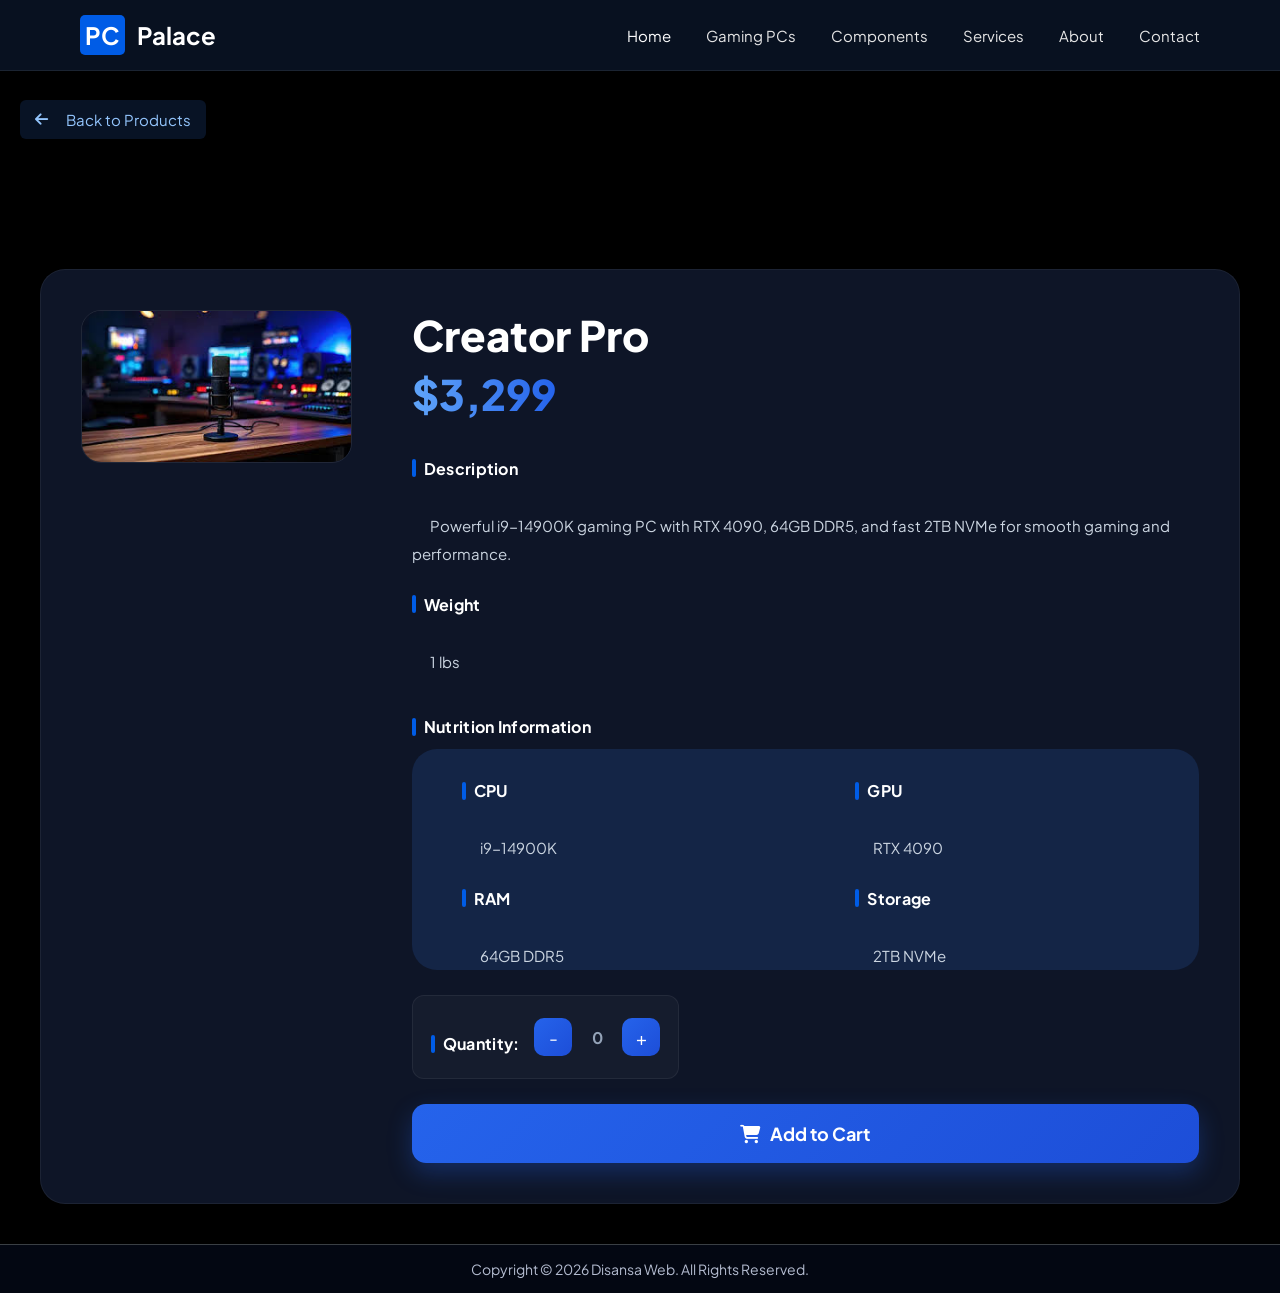
<file: Creator-Pro.html>
<!DOCTYPE html>
<html lang="en">
<head>
  <meta charset="UTF-8" />
  <meta name="viewport" content="width=device-width, initial-scale=1.0"/>

  <title>Gaming Components</title>

  <!-- FONT AWESOME -->
  <link rel="stylesheet"
  href="https://cdnjs.cloudflare.com/ajax/libs/font-awesome/6.5.1/css/all.min.css"/>

  <!-- CSS -->
  <link rel="stylesheet" href="style-1.css">
</head>
<body style="background: black;">


<!-- ========================= -->
<!-- NAVBAR -->
<!-- ========================= -->

<nav class="navbar">

  <div class="logo">
    <span>PC</span>
     Palace
  </div>

  <ul class="nav-links" id="myTopnav">

    <li><a href="index.html" class="active">Home</a></li>
    <li><a href="gaming.html">Gaming PCs</a></li>
    <li><a href="component.html">Components</a></li>
    <li><a href="service.html">Services</a></li>
    <li><a href="about.html">About</a></li>
    <li><a href="contact.html">Contact</a></li>

    <!-- MENU ICON -->
    <li class="icon">
      <a href="javascript:void(0);" onclick="myFunction()">
        <i class="fa-solid fa-bars"></i>
      </a>
    </li>

  </ul>

</nav>
<button onclick="goBack()" class="back-btn">
   <i class="fa-solid fa-arrow-left"></i>
   Back to Products
</button>

<div class="flex-container"
     data-name="Entry Level Gaming"
     data-price="3299"
     data-img="download.jpg">
     
    <div>
        <img src="download.jpg">
    </div>
    <div class="description">        
        <p class="des">
            <span class="h2">Creator Pro</span><br>
            <span class="price" >$3,299
        </p>
        <p>
            <span class="h5" style="margin-top: 30px;">Description</span><br>
            <span class="des-1"style="margin-top: 20px;">Powerful i9-14900K gaming PC with RTX 4090, 64GB DDR5, and fast 2TB NVMe for smooth gaming and performance.
</span>
        </p>
        <p>
            <span class="h5">Weight</span><br>
            <span class="des-1">1 lbs</span>
        </p>
        <p><span class="h5"style="margin-top: 40px;">Nutrition Information</span></p>

        <div class="row">
            <div class="col">
                <p>
                    <span class="h5">CPU</span><br>
                    <span class="des-1">i9-14900K</span>
                </p>
                <p>
                    <span class="h5">RAM</span><br>
                    <span class="des-1">64GB DDR5</span>
                </p>
            </div>

            <div class="col">
                <p>
                    <span class="h5">GPU</span><br>
                    <span class="des-1">RTX 4090</span>
                </p>
                <p>
                    <span class="h5">Storage</span><br>
                    <span class="des-1">2TB NVMe</span>
                </p>
            </div>
        </div>

        <div class="cart-box">
            <span class="h5">Quantity:</span>
            <button class="minus">-</button>
            <span class="quantity">0</span>
            <button class="plus">+</button>
        </div>
        
        <button class="addcart">
            <i class="fa-solid fa-cart-shopping"></i>Add to Cart
        </button>
    </div>
</div>
<div class="footer-bottom">
 Copyright © 2026 Disansa Web. All Rights Reserved.

</div>
<script src="script.js"></script>
</body>
</html>
</file>
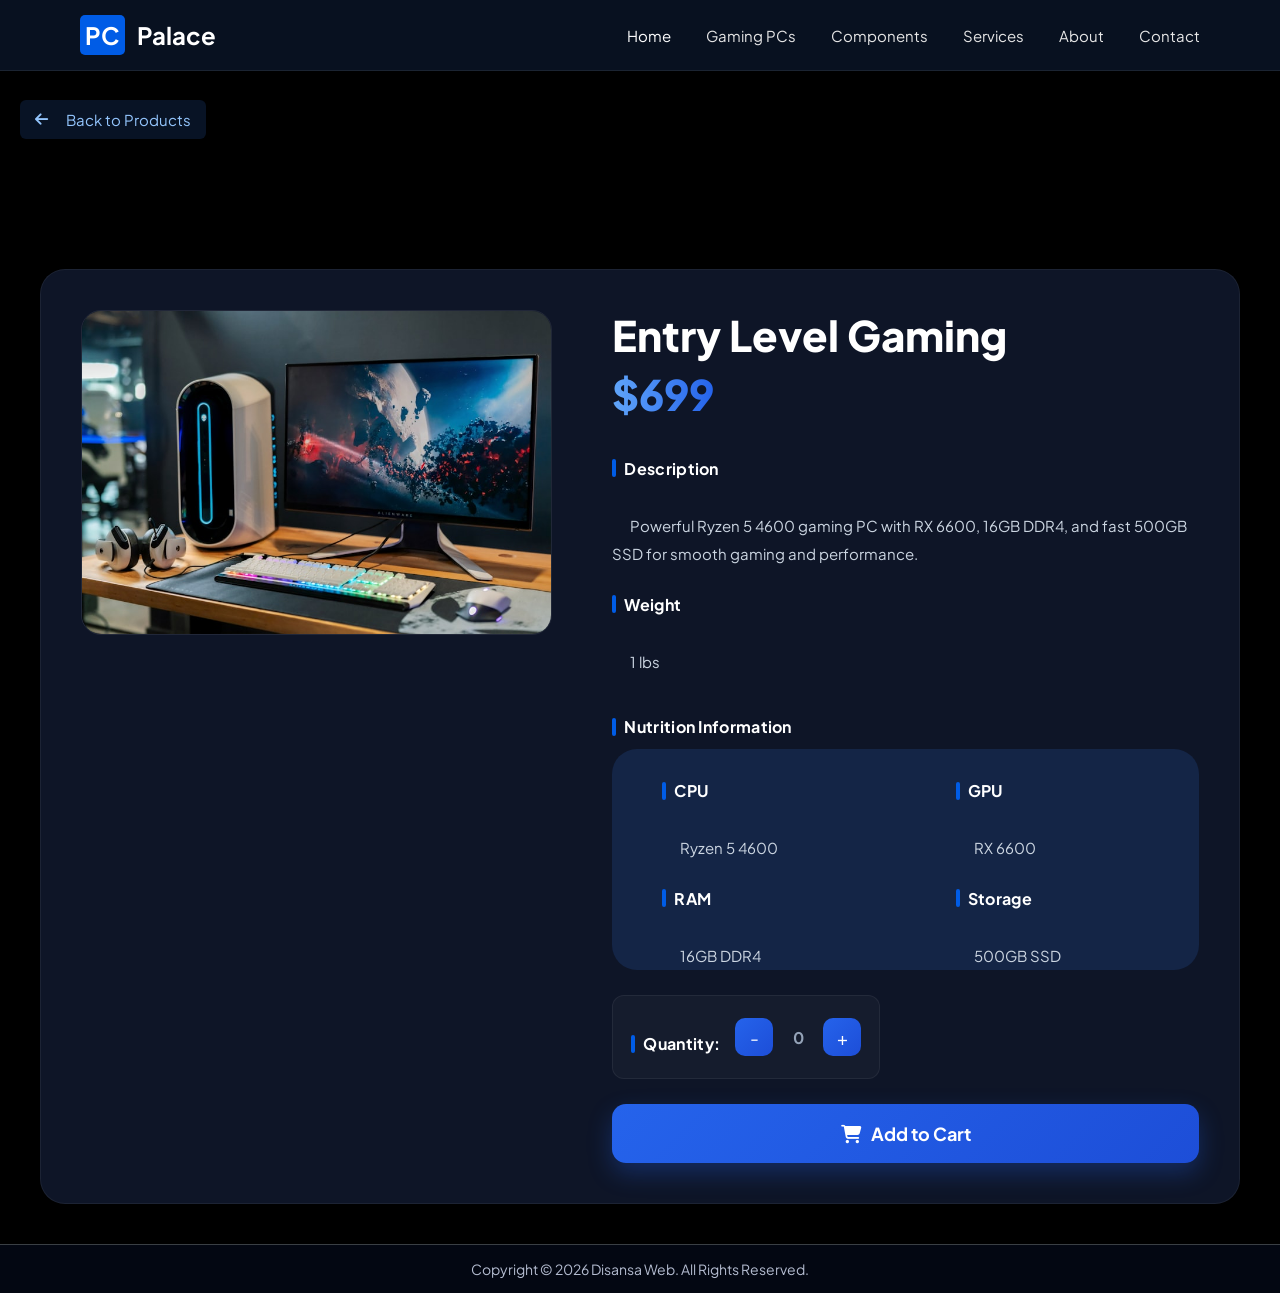
<file: Entry-Level-Gaming.html>
<!DOCTYPE html>
<html lang="en">
<head>
  <meta charset="UTF-8" />
  <meta name="viewport" content="width=device-width, initial-scale=1.0"/>

  <title>Gaming Components</title>

  <!-- FONT AWESOME -->
  <link rel="stylesheet"
  href="https://cdnjs.cloudflare.com/ajax/libs/font-awesome/6.5.1/css/all.min.css"/>

  <!-- CSS -->
  <link rel="stylesheet" href="style-1.css">
</head>
<body style="background: black;">


<!-- ========================= -->
<!-- NAVBAR -->
<!-- ========================= -->

<nav class="navbar">

  <div class="logo">
    <span>PC</span>
     Palace
  </div>

  <ul class="nav-links" id="myTopnav">

    <li><a href="index.html" class="active">Home</a></li>
    <li><a href="gaming.html">Gaming PCs</a></li>
    <li><a href="component.html">Components</a></li>
    <li><a href="service.html">Services</a></li>
    <li><a href="about.html">About</a></li>
    <li><a href="contact.html">Contact</a></li>

    <!-- MENU ICON -->
    <li class="icon">
      <a href="javascript:void(0);" onclick="myFunction()">
        <i class="fa-solid fa-bars"></i>
      </a>
    </li>

  </ul>

</nav>
<button onclick="goBack()" class="back-btn">
   <i class="fa-solid fa-arrow-left"></i>
   Back to Products
</button>

<div class="flex-container"
     data-name="Entry Level Gaming"
     data-price="699"
     data-img="photo-1593640408182-31c70c8268f5.jpg">
     
    <div>
        <img src="photo-1593640408182-31c70c8268f5.jpg">
    </div>
    <div class="description">        
        <p class="des">
            <span class="h2">Entry Level Gaming</span><br>
            <span class="price" >$699
        </p>
        <p>
            <span class="h5" style="margin-top: 30px;">Description</span><br>
            <span class="des-1"style="margin-top: 20px;">Powerful Ryzen 5 4600 gaming PC with RX 6600, 16GB DDR4, and fast 500GB SSD for smooth gaming and performance.
</span>
        </p>
        <p>
            <span class="h5">Weight</span><br>
            <span class="des-1">1 lbs</span>
        </p>
        <p><span class="h5"style="margin-top: 40px;">Nutrition Information</span></p>

        <div class="row">
            <div class="col">
                <p>
                    <span class="h5">CPU</span><br>
                    <span class="des-1">Ryzen 5 4600</span>
                </p>
                <p>
                    <span class="h5">RAM</span><br>
                    <span class="des-1">16GB DDR4</span>
                </p>
            </div>

            <div class="col">
                <p>
                    <span class="h5">GPU</span><br>
                    <span class="des-1">RX 6600</span>
                </p>
                <p>
                    <span class="h5">Storage</span><br>
                    <span class="des-1">500GB SSD</span>
                </p>
            </div>
        </div>

        <div class="cart-box">
            <span class="h5">Quantity:</span>
            <button class="minus">-</button>
            <span class="quantity">0</span>
            <button class="plus">+</button>
        </div>
        
        <button class="addcart">
            <i class="fa-solid fa-cart-shopping"></i>Add to Cart
        </button>
    </div>
</div>
<div class="footer-bottom">
 Copyright © 2026 Disansa Web. All Rights Reserved.

</div>
<script src="script.js"></script>
</body>
</html>
</file>
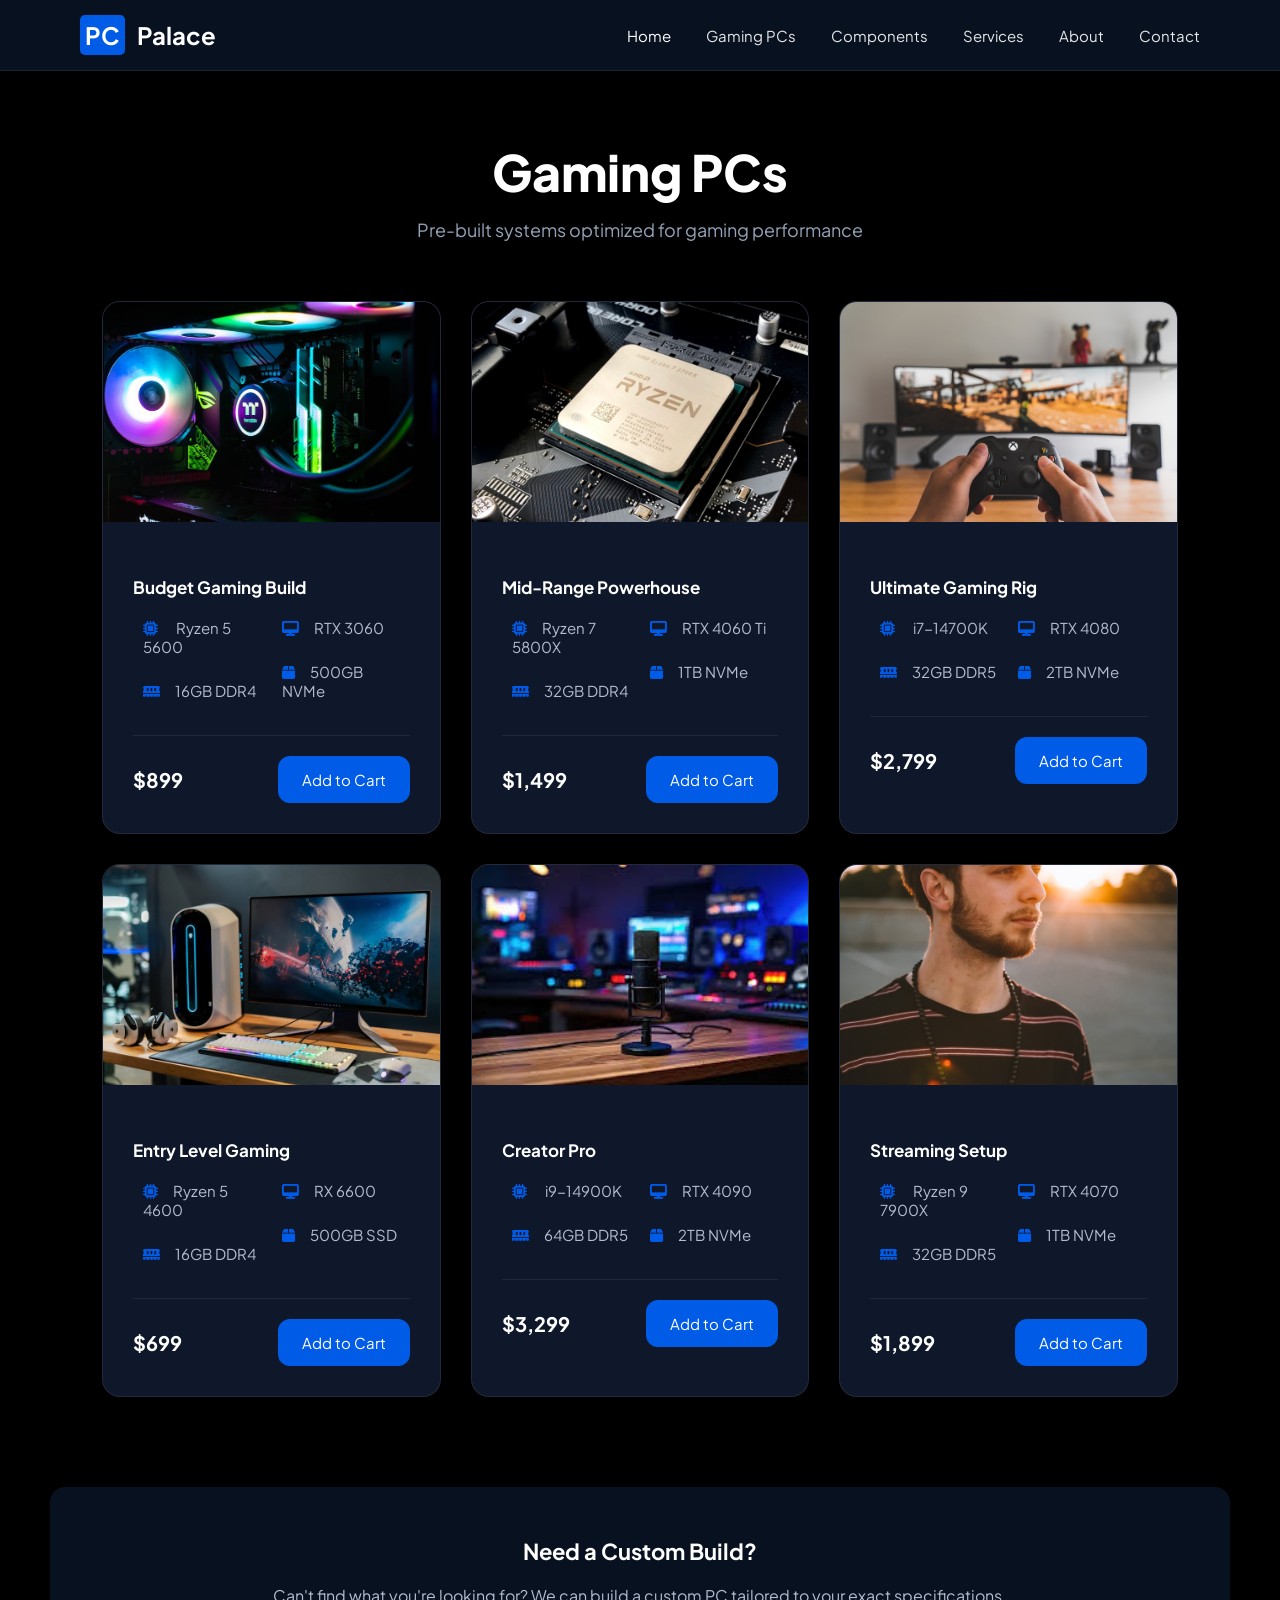
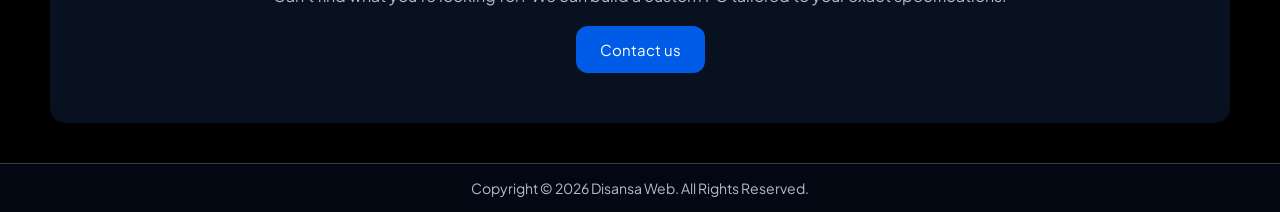
<file: gaming.html>
<!DOCTYPE html>
<html lang="en">
<head>
  <meta charset="UTF-8" />
  <meta name="viewport" content="width=device-width, initial-scale=1.0"/>

  <title>Gaming Components</title>

  <!-- FONT AWESOME -->
  <link rel="stylesheet"
  href="https://cdnjs.cloudflare.com/ajax/libs/font-awesome/6.5.1/css/all.min.css"/>

  <!-- CSS -->
  <link rel="stylesheet" href="style.css">
</head>
<body style="background: black;">


<!-- ========================= -->
<!-- NAVBAR -->
<!-- ========================= -->

<nav class="navbar">

  <div class="logo">
    <span>PC</span>
     Palace
  </div>

  <ul class="nav-links" id="myTopnav">

    <li><a href="index.html" class="active">Home</a></li>
    <li><a href="gaming.html">Gaming PCs</a></li>
    <li><a href="component.html">Components</a></li>
    <li><a href="service.html">Services</a></li>
    <li><a href="about.html">About</a></li>
    <li><a href="contact.html">Contact</a></li>

    <!-- MENU ICON -->
    <li class="icon">
      <a href="javascript:void(0);" onclick="myFunction()">
        <i class="fa-solid fa-bars"></i>
      </a>
    </li>

  </ul>

</nav>

<!-- PC SECTION -->
<section class="pc">
  <div class="pc-header">
    <h1>Gaming PCs</h1>
    <p>Pre-built systems optimized for gaming performance</p>
  </div>
  <div class="product-grid">

    <!-- CPU -->
    <div class="product-card column cpu show">
      <img src="photo-1587202372634-32705e3bf49c (1).jpg" alt="CPU">
      <div class="product-content" onclick="window.location.href='Budget-Gaming-Build.html'">
        <h3>Budget Gaming Build</h3>
        <div class="row-1">
        	<div class="column-1">
        		<p><i class="fa-solid fa-microchip"></i> Ryzen 5 5600</p>
        		<p><i class="fa-solid fa-memory"></i>16GB DDR4</p>
        	</div>

        	<div class="column-1">
        		<p><i class="fa-solid fa-desktop"></i>RTX 3060</p>
        		<p><i class="fa-solid fa-box"></i>500GB NVMe</p>
        	</div>
        </div>

        <div class="bottom">
          <h2>$899</h2>
          <button>Add to Cart</button>
        </div>
      </div>
    </div>

    <!-- CPU -->
    <div class="product-card column cpu show">
      <img src="photo-1591799264318-7e6ef8ddb7ea.jpg" alt="CPU">
      <div class="product-content"onclick="window.location.href='Mid-Range-Powerhouse.html'">
        <h3>Mid-Range Powerhouse</h3>
        <div class="row-1">
        	<div class="column-1">
        		<p><i class="fa-solid fa-microchip"></i>Ryzen 7 5800X</p>
        		<p><i class="fa-solid fa-memory"></i>32GB DDR4</p>
        	</div>

        	<div class="column-1">
        		<p><i class="fa-solid fa-desktop"></i>RTX 4060 Ti</p>
        		<p><i class="fa-solid fa-box"></i>1TB NVMe</p>
        	</div>
        </div>

        <div class="bottom">
          <h2>$1,499</h2>
          <button>Add to Cart</button>
        </div>
      </div>
    </div>

    <!-- CPU -->
    <div class="product-card column cpu show">
      <img src="photo-1600861194942-f883de0dfe96.jpg" alt="CPU">
      <div class="product-content" onclick="window.location.href='Ultimate-Gaming-Rig.html'">
        <h3>Ultimate Gaming Rig</h3>
        <div class="row-1">
        	<div class="column-1">
        		<p><i class="fa-solid fa-microchip"></i> i7-14700K</p>
        		<p><i class="fa-solid fa-memory"></i>32GB DDR5</p>
        	</div>

        	<div class="column-1">
        		<p><i class="fa-solid fa-desktop"></i>RTX 4080</p>
        		<p><i class="fa-solid fa-box"></i>2TB NVMe</p>
        	</div>
        </div>

        <div class="bottom">
          <h2>$2,799</h2>
          <button>Add to Cart</button>
        </div>
      </div>
    </div>


    <!-- CPU -->
    <div class="product-card column cpu show">
      <img src="photo-1593640408182-31c70c8268f5.jpg" alt="CPU">
      <div class="product-content" onclick="window.location.href='Entry-Level-Gaming.html'">
        <h3>Entry Level Gaming</h3>
        <div class="row-1">
        	<div class="column-1">
        		<p><i class="fa-solid fa-microchip"></i>Ryzen 5 4600</p>
        		<p><i class="fa-solid fa-memory"></i>16GB DDR4</p>
        	</div>

        	<div class="column-1">
        		<p><i class="fa-solid fa-desktop"></i>RX 6600</p>
        		<p><i class="fa-solid fa-box"></i>500GB SSD</p>
        	</div>
        </div>

        <div class="bottom">
          <h2>$699</h2>
          <button>Add to Cart</button>
        </div>
      </div>
    </div>

    <!-- CPU -->
    <div class="product-card column cpu show">
      <img src="download.jpg" alt="CPU">
      <div class="product-content" onclick="window.location.href='Creator-Pro.html'">
        <h3>Creator Pro</h3>
        <div class="row-1">
        	<div class="column-1">
        		<p><i class="fa-solid fa-microchip"></i> i9-14900K</p>
        		<p><i class="fa-solid fa-memory"></i>64GB DDR5</p>
        	</div>

        	<div class="column-1">
        		<p><i class="fa-solid fa-desktop"></i>RTX 4090</p>
        		<p><i class="fa-solid fa-box"></i>2TB NVMe</p>
        	</div>
        </div>

        <div class="bottom">
          <h2>$3,299</h2>
          <button>Add to Cart</button>
        </div>
      </div>
    </div>

    <!-- CPU -->
    <div class="product-card column cpu show">
      <img src="photo-1558487661-9d4f01e2ad64.jpg" alt="CPU">
      <div class="product-content" onclick="window.location.href='Streaming-Setup.html'">
        <h3>Streaming Setup</h3>
        <div class="row-1">
        	<div class="column-1">
        		<p><i class="fa-solid fa-microchip"></i> Ryzen 9 7900X</p>
        		<p><i class="fa-solid fa-memory"></i>32GB DDR5</p>
        	</div>

        	<div class="column-1">
        		<p><i class="fa-solid fa-desktop"></i>RTX 4070</p>
        		<p><i class="fa-solid fa-box"></i>1TB NVMe</p>
        	</div>
        </div>

        <div class="bottom">
          <h2>$1,899</h2>
          <button>Add to Cart</button>
        </div>
      </div>
    </div>



  </div>
</section>
<section class="need-sec">
	<h4>Need a Custom Build?</h4>
	<p>Can't find what you're looking for? We can build a custom PC tailored to your exact specifications.</p>
	<button>Contact us</button>
</section>
<div class="footer-bottom">
 Copyright © 2026 Disansa Web. All Rights Reserved.

</div>
<script src="script.js"></script>

</body>
</html>
</file>
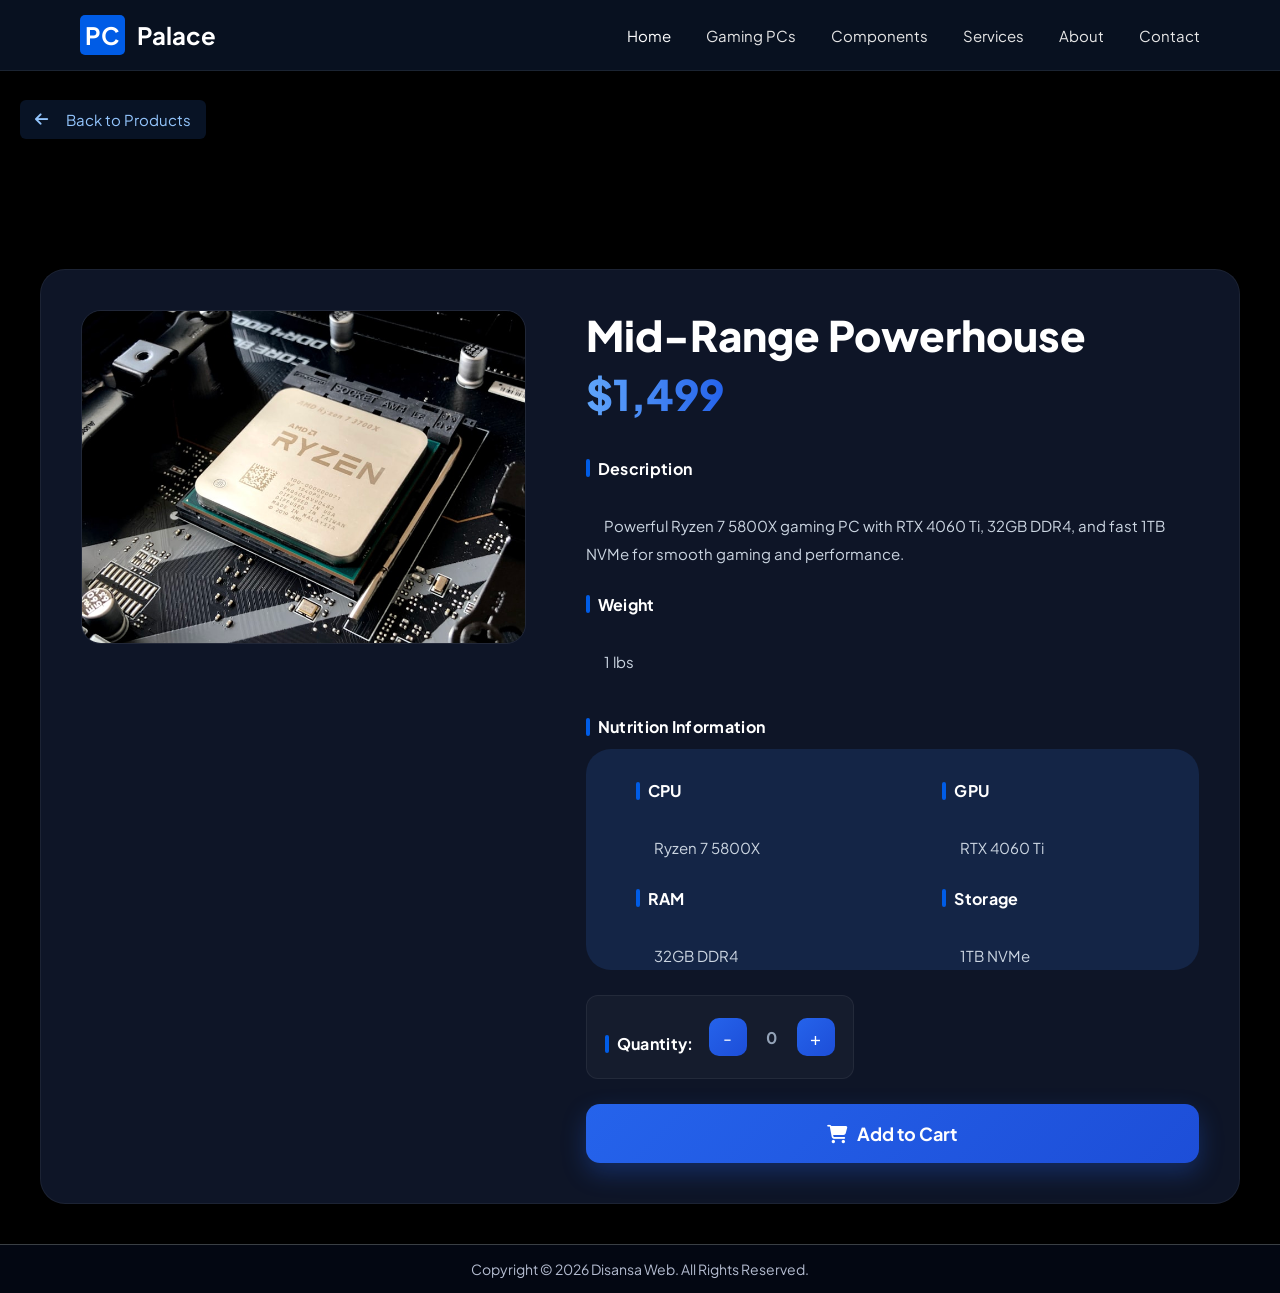
<file: Mid-Range-Powerhouse.html>
<!DOCTYPE html>
<html lang="en">
<head>
  <meta charset="UTF-8" />
  <meta name="viewport" content="width=device-width, initial-scale=1.0"/>

  <title>Gaming Components</title>

  <!-- FONT AWESOME -->
  <link rel="stylesheet"
  href="https://cdnjs.cloudflare.com/ajax/libs/font-awesome/6.5.1/css/all.min.css"/>

  <!-- CSS -->
  <link rel="stylesheet" href="style-1.css">
</head>
<body style="background: black;">


<!-- ========================= -->
<!-- NAVBAR -->
<!-- ========================= -->

<nav class="navbar">

  <div class="logo">
    <span>PC</span>
     Palace
  </div>

  <ul class="nav-links" id="myTopnav">

    <li><a href="index.html" class="active">Home</a></li>
    <li><a href="gaming.html">Gaming PCs</a></li>
    <li><a href="component.html">Components</a></li>
    <li><a href="service.html">Services</a></li>
    <li><a href="about.html">About</a></li>
    <li><a href="contact.html">Contact</a></li>

    <!-- MENU ICON -->
    <li class="icon">
      <a href="javascript:void(0);" onclick="myFunction()">
        <i class="fa-solid fa-bars"></i>
      </a>
    </li>

  </ul>

</nav>
<button onclick="goBack()" class="back-btn">
   <i class="fa-solid fa-arrow-left"></i>
   Back to Products
</button>

<div class="flex-container"
     data-name="Mid-Range Powerhouse"
     data-price="1499"
     data-img="photo-1591799264318-7e6ef8ddb7ea.jpg">
     
    <div>
        <img src="photo-1591799264318-7e6ef8ddb7ea.jpg">
    </div>
    <div class="description">        
        <p class="des">
            <span class="h2">Mid-Range Powerhouse</span><br>
            <span class="price" >$1,499
        </p>
        <p>
            <span class="h5" style="margin-top: 30px;">Description</span><br>
            <span class="des-1"style="margin-top: 20px;">Powerful Ryzen 7 5800X gaming PC with RTX 4060 Ti, 32GB DDR4, and fast 1TB NVMe for smooth gaming and performance.
</span>
        </p>
        <p>
            <span class="h5">Weight</span><br>
            <span class="des-1">1 lbs</span>
        </p>
        <p><span class="h5"style="margin-top: 40px;">Nutrition Information</span></p>

        <div class="row">
            <div class="col">
                <p>
                    <span class="h5">CPU</span><br>
                    <span class="des-1">Ryzen 7 5800X</span>
                </p>
                <p>
                    <span class="h5">RAM</span><br>
                    <span class="des-1">32GB DDR4</span>
                </p>
            </div>

            <div class="col">
                <p>
                    <span class="h5">GPU</span><br>
                    <span class="des-1">RTX 4060 Ti</span>
                </p>
                <p>
                    <span class="h5">Storage</span><br>
                    <span class="des-1">1TB NVMe</span>
                </p>
            </div>
        </div>

        <div class="cart-box">
            <span class="h5">Quantity:</span>
            <button class="minus">-</button>
            <span class="quantity">0</span>
            <button class="plus">+</button>
        </div>
        
        <button class="addcart">
            <i class="fa-solid fa-cart-shopping"></i>Add to Cart
        </button>
    </div>
</div>
<div class="footer-bottom">
 Copyright © 2026 Disansa Web. All Rights Reserved.

</div>
<script src="script.js"></script>
</body>
</html>
</file>
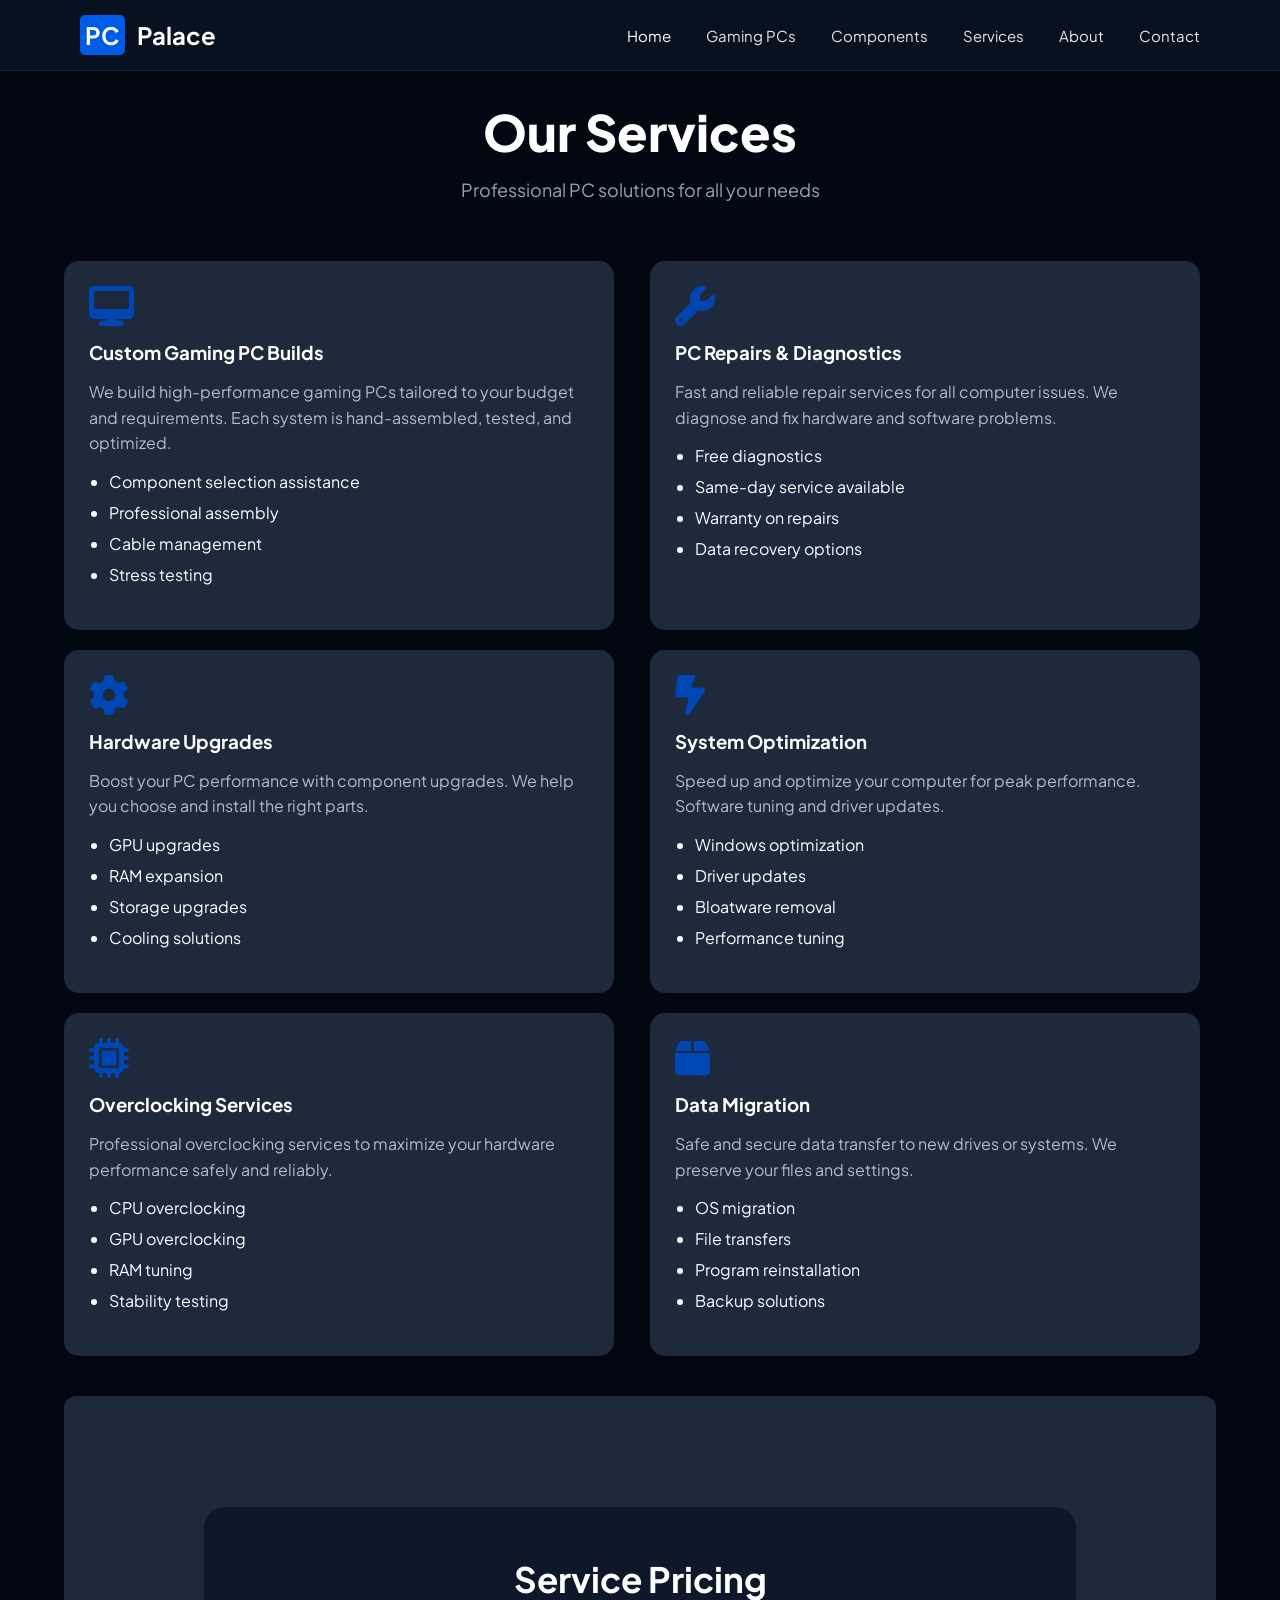
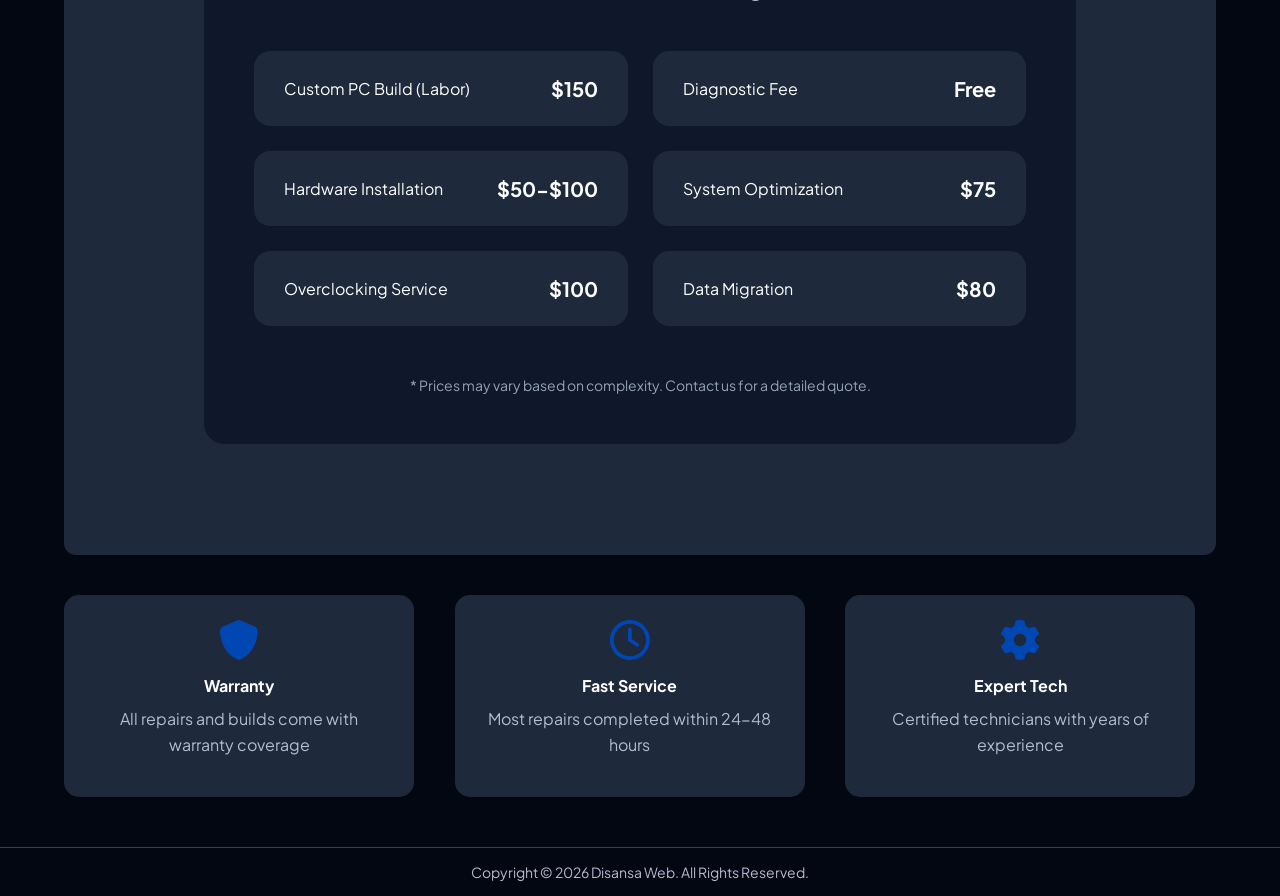
<file: service.html>
<!DOCTYPE html>
<html>
<head>
  <meta charset="utf-8">
  <meta name="viewport" content="width=device-width, initial-scale=1">
  <link rel="stylesheet" type="text/css" href="style.css">
  <link rel="stylesheet"
    href="https://cdnjs.cloudflare.com/ajax/libs/font-awesome/6.5.1/css/all.min.css">
  <title>pc-palace.com</title>
</head>
<body>
<!-- ========================= -->
<!-- NAVBAR -->
<!-- ========================= -->

<nav class="navbar">

  <div class="logo">
    <span>PC</span>
     Palace
  </div>

  <ul class="nav-links" id="myTopnav">

    <li><a href="index.html" class="active">Home</a></li>
    <li><a href="gaming.html">Gaming PCs</a></li>
    <li><a href="component.html">Components</a></li>
    <li><a href="service.html">Services</a></li>
    <li><a href="about.html">About</a></li>
    <li><a href="contact.html">Contact</a></li>

    <!-- MENU ICON -->
    <li class="icon">
      <a href="javascript:void(0);" onclick="myFunction()">
        <i class="fa-solid fa-bars"></i>
      </a>
    </li>

  </ul>

</nav>
  <div class="container">

    <!-- TOP GRID -->
    <div class="pc-header">
      <h1>Our Services</h1>
      <p>Professional PC solutions for all your needs</p>
    </div>
    <div class="top-grid">

      <div class="card">
        <i class="fa-solid fa-desktop"></i>

        <div class="card-content">
          <h3>Custom Gaming PC Builds</h3>

          <p>
          We build high-performance gaming PCs tailored to your budget and requirements.
          Each system is hand-assembled, tested, and optimized.
          </p>
          <ul>
            <li>Component selection assistance</li>
            <li>Professional assembly</li>
            <li>Cable management</li>
            <li>Stress testing</li>
          </ul>
        </div>
      </div>

      <div class="card">
        <i class="fa-solid fa-wrench"></i>

        <div class="card-content">
          <h3>PC Repairs & Diagnostics</h3>

          <p>
          Fast and reliable repair services for all computer issues. We diagnose and fix hardware and software problems.
          </p>
          <ul>
            <li>Free diagnostics</li>
            <li>Same-day service available</li>
            <li>Warranty on repairs</li>
            <li>Data recovery options</li>
          </ul>
        </div>
      </div>

      <div class="card">
        <i class="fa-solid fa-gear"></i>

        <div class="card-content">
          <h3>Hardware Upgrades</h3>
          <p>
          Boost your PC performance with component upgrades. We help you choose and install the right parts.
          </p>
          <ul>
            <li>GPU upgrades</li>
            <li>RAM expansion</li>
            <li>Storage upgrades</li>
            <li>Cooling solutions</li>
          </ul>
        </div>
      </div>

      <div class="card">
        <i class="fa-solid fa-bolt-lightning"></i>

        <div class="card-content">
          <h3>System Optimization</h3>
          <p>
          Speed up and optimize your computer for peak performance. Software tuning and driver updates.
          </p>
          <ul>
            <li>Windows optimization</li>
            <li>Driver updates</li>
            <li>Bloatware removal</li>
            <li>Performance tuning</li>
          </ul>
        </div>
      </div>

      <div class="card">
        <i class="fa-solid fa-microchip"></i>

        <div class="card-content">
          <h3>Overclocking Services</h3>
          <p>
          Professional overclocking services to maximize your hardware performance safely and reliably.
          </p>
          <ul>
            <li>CPU overclocking</li>
            <li>GPU overclocking</li>
            <li>RAM tuning</li>
            <li>Stability testing</li>
          </ul>
        </div>
      </div>

      <div class="card">
        <i class="fa-solid fa-box"></i>

        <div class="card-content">
          <h3>Data Migration</h3>
          <p>
          Safe and secure data transfer to new drives or systems. We preserve your files and settings.
          </p>
          <ul>
            <li>OS migration</li>
            <li>File transfers</li>
            <li>Program reinstallation</li>
            <li>Backup solutions</li>
          </ul>
        </div>
      </div>

    </div>

    <!-- TEXT -->

    <div class="text-section">
      <section class="pricing-section">
        <div class="pricing-box">
          <h1>Service Pricing</h1>
          <div class="pricing-grid">
            
            <!-- LEFT -->
            <div class="price-card">
              <span>Custom PC Build (Labor)</span>
              <h2>$150</h2>
            </div>

            <div class="price-card">
              <span>Diagnostic Fee</span>
              <h2>Free</h2>
            </div>

            <div class="price-card">
              <span>Hardware Installation</span>
              <h2>$50-$100</h2>
            </div>

            <div class="price-card">
              <span>System Optimization</span>
              <h2>$75</h2>
            </div>

            <div class="price-card">
              <span>Overclocking Service</span>
              <h2>$100</h2>
            </div>

            <div class="price-card">
              <span>Data Migration</span>
              <h2>$80</h2>
            </div>
          </div>
          <p class="note">
            * Prices may vary based on complexity. Contact us for a detailed quote.
          </p>
        </div>
      </section>    
    </div>
    <!-- BOTTOM GRID -->

    <div class="bottom-grid">

      <div class="card" style="text-align: center; width: 350px;">
        <i class="fa-solid fa-shield"></i>
        <h4>Warranty</h4>
        <p>All repairs and builds come with <br>warranty coverage</p>
      </div>

      <div class="card" style="text-align: center; width: 350px;">
        <i class="fa-regular fa-clock"></i>
        <h4>Fast Service</h4>
        <p>Most repairs completed within 24-48 hours</p>
      </div>

      <div class="card" style="text-align: center; width: 350px;">
        <i class="fa-solid fa-gear"></i>
        <h4>Expert Tech</h4>
        <p>Certified technicians with years of experience</p>
      </div>

    </div>

  </div>
<div class="footer-bottom">
 Copyright © 2026 Disansa Web. All Rights Reserved.

</div>
<script src="script.js"></script>
</body>
</html>
</file>
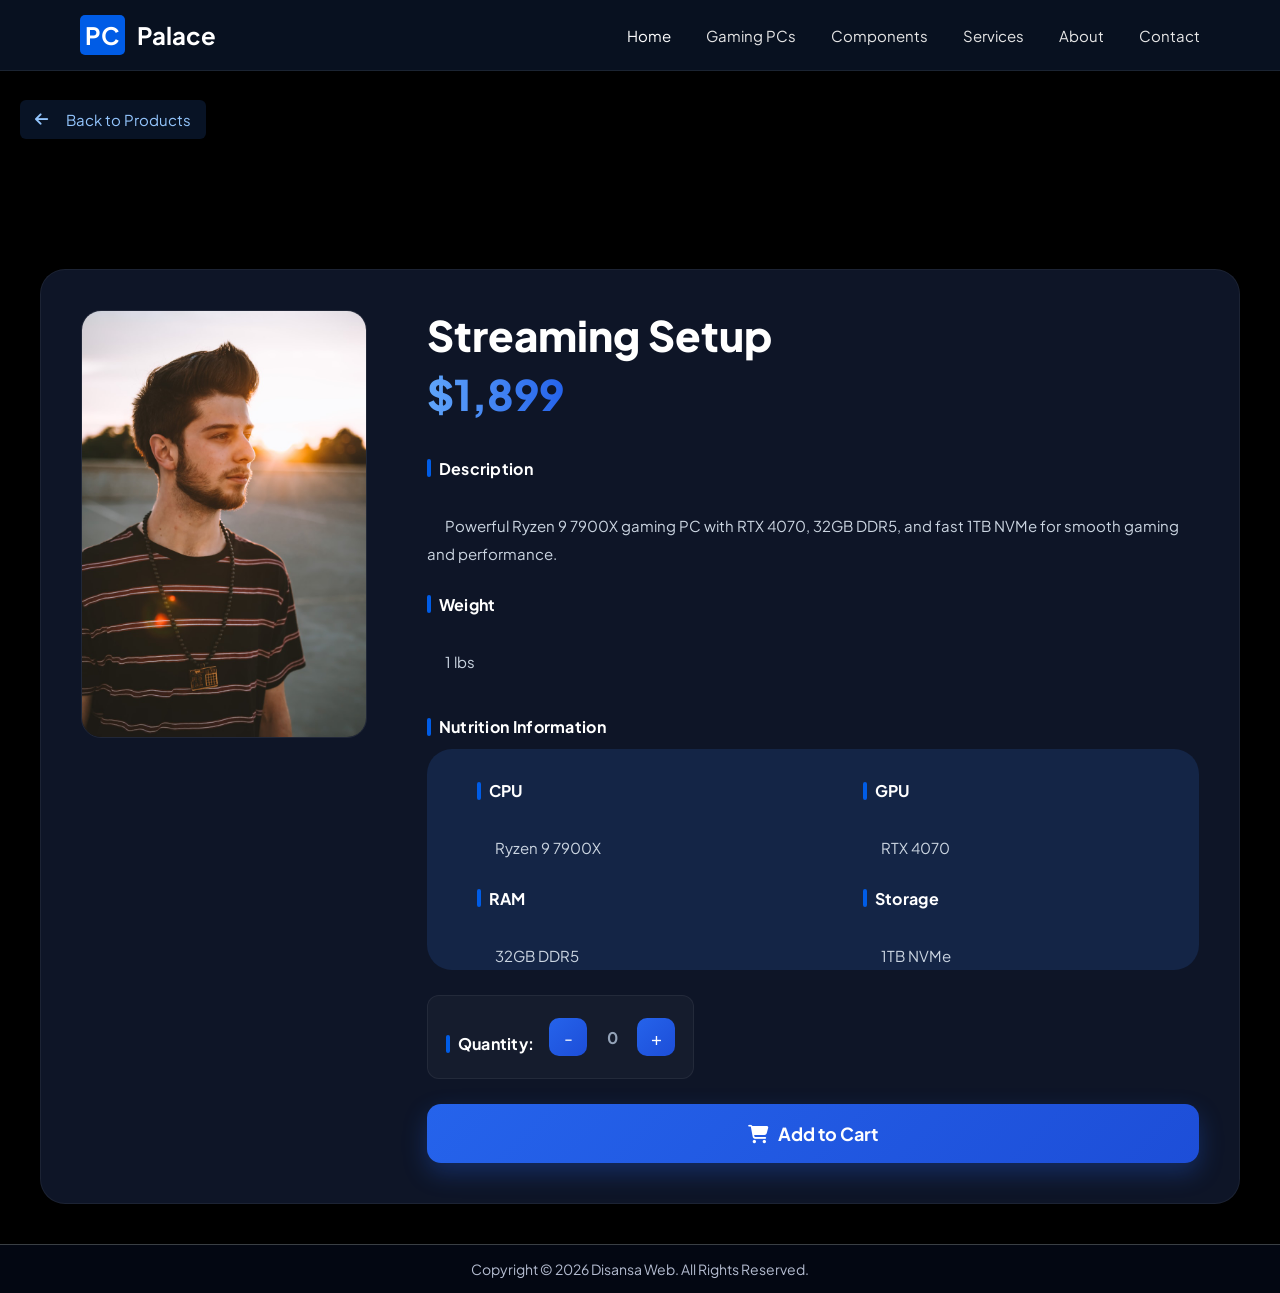
<file: Streaming-Setup.html>
<!DOCTYPE html>
<html lang="en">
<head>
  <meta charset="UTF-8" />
  <meta name="viewport" content="width=device-width, initial-scale=1.0"/>

  <title>Gaming Components</title>

  <!-- FONT AWESOME -->
  <link rel="stylesheet"
  href="https://cdnjs.cloudflare.com/ajax/libs/font-awesome/6.5.1/css/all.min.css"/>

  <!-- CSS -->
  <link rel="stylesheet" href="style-1.css">
</head>
<body style="background: black;">


<!-- ========================= -->
<!-- NAVBAR -->
<!-- ========================= -->

<nav class="navbar">

  <div class="logo">
    <span>PC</span>
     Palace
  </div>

  <ul class="nav-links" id="myTopnav">

    <li><a href="index.html" class="active">Home</a></li>
    <li><a href="gaming.html">Gaming PCs</a></li>
    <li><a href="component.html">Components</a></li>
    <li><a href="service.html">Services</a></li>
    <li><a href="about.html">About</a></li>
    <li><a href="contact.html">Contact</a></li>

    <!-- MENU ICON -->
    <li class="icon">
      <a href="javascript:void(0);" onclick="myFunction()">
        <i class="fa-solid fa-bars"></i>
      </a>
    </li>

  </ul>

</nav>
<button onclick="goBack()" class="back-btn">
   <i class="fa-solid fa-arrow-left"></i>
   Back to Products
</button>

<div class="flex-container"
     data-name="Entry Level Gaming"
     data-price="1899"
     data-img="photo-1558487661-9d4f01e2ad64.jpg">
     
    <div>
        <img src="photo-1558487661-9d4f01e2ad64.jpg">
    </div>
    <div class="description">        
        <p class="des">
            <span class="h2">Streaming Setup</span><br>
            <span class="price" >$1,899
        </p>
        <p>
            <span class="h5" style="margin-top: 30px;">Description</span><br>
            <span class="des-1"style="margin-top: 20px;">Powerful Ryzen 9 7900X gaming PC with RTX 4070, 32GB DDR5, and fast 1TB NVMe for smooth gaming and performance.
</span>
        </p>
        <p>
            <span class="h5">Weight</span><br>
            <span class="des-1">1 lbs</span>
        </p>
        <p><span class="h5"style="margin-top: 40px;">Nutrition Information</span></p>

        <div class="row">
            <div class="col">
                <p>
                    <span class="h5">CPU</span><br>
                    <span class="des-1">Ryzen 9 7900X</span>
                </p>
                <p>
                    <span class="h5">RAM</span><br>
                    <span class="des-1">32GB DDR5</span>
                </p>
            </div>

            <div class="col">
                <p>
                    <span class="h5">GPU</span><br>
                    <span class="des-1">RTX 4070</span>
                </p>
                <p>
                    <span class="h5">Storage</span><br>
                    <span class="des-1">1TB NVMe</span>
                </p>
            </div>
        </div>

        <div class="cart-box">
            <span class="h5">Quantity:</span>
            <button class="minus">-</button>
            <span class="quantity">0</span>
            <button class="plus">+</button>
        </div>
        
        <button class="addcart">
            <i class="fa-solid fa-cart-shopping"></i>Add to Cart
        </button>
    </div>
</div>
<div class="footer-bottom">
 Copyright © 2026 Disansa Web. All Rights Reserved.

</div>
<script src="script.js"></script>
</body>
</html>
</file>
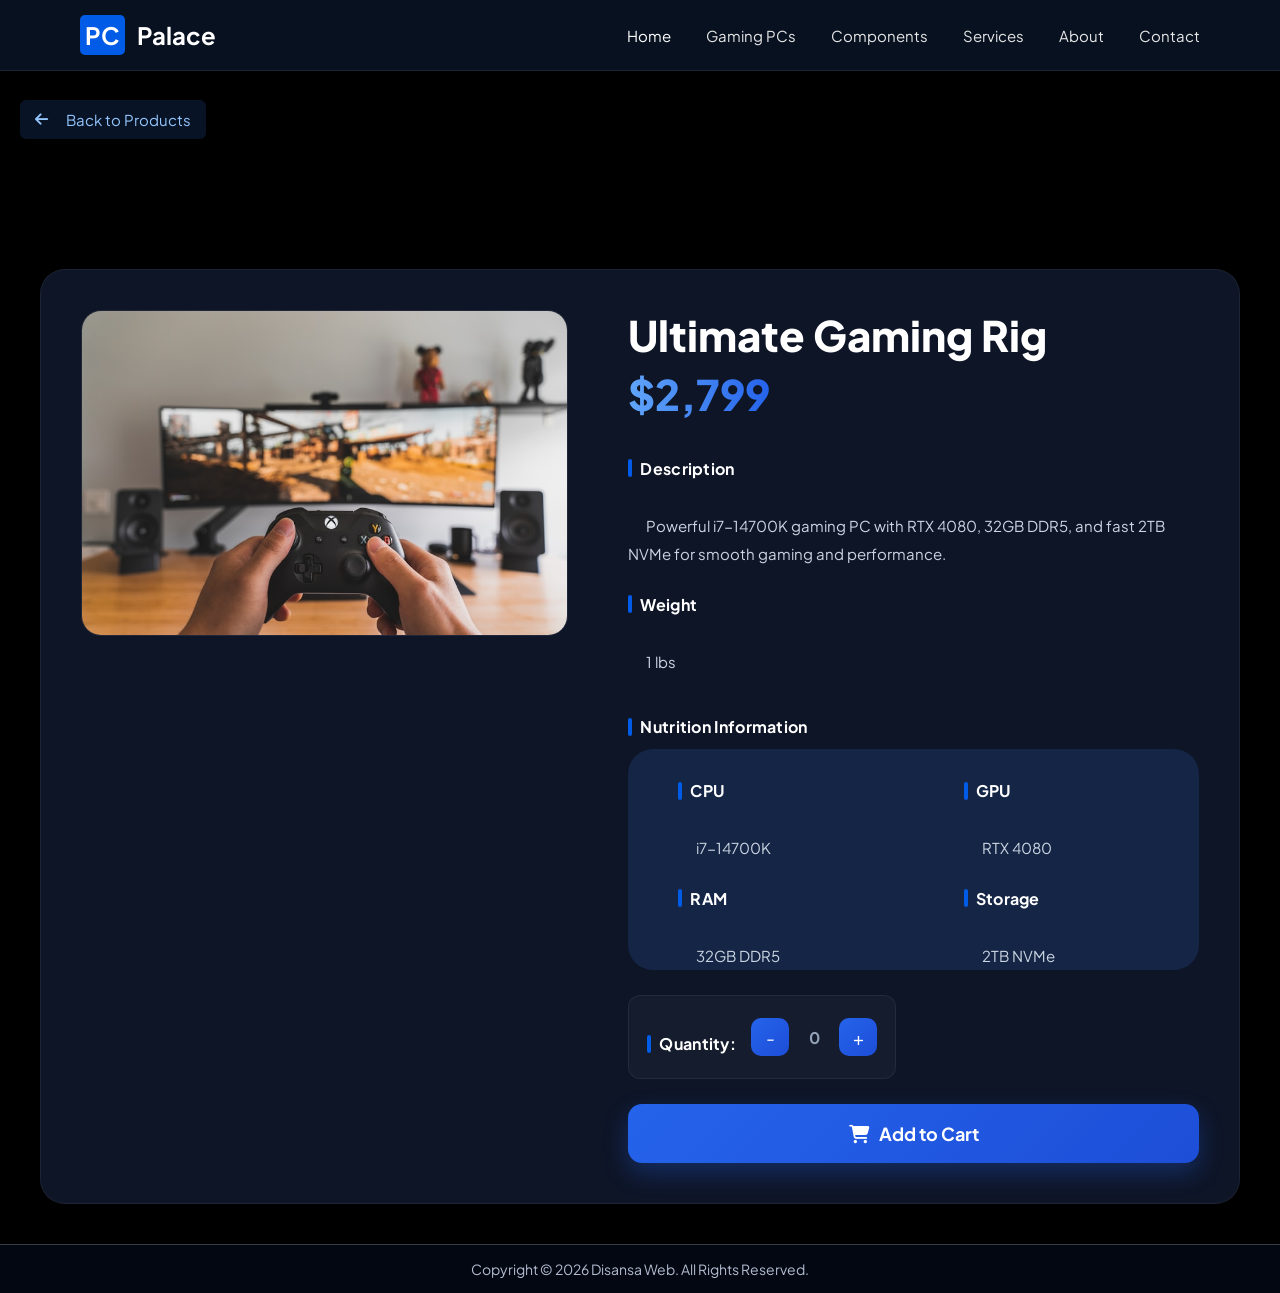
<file: Ultimate-Gaming-Rig.html>
<!DOCTYPE html>
<html lang="en">
<head>
  <meta charset="UTF-8" />
  <meta name="viewport" content="width=device-width, initial-scale=1.0"/>

  <title>Gaming Components</title>

  <!-- FONT AWESOME -->
  <link rel="stylesheet"
  href="https://cdnjs.cloudflare.com/ajax/libs/font-awesome/6.5.1/css/all.min.css"/>

  <!-- CSS -->
  <link rel="stylesheet" href="style-1.css">
</head>
<body style="background: black;">


<!-- ========================= -->
<!-- NAVBAR -->
<!-- ========================= -->

<nav class="navbar">

  <div class="logo">
    <span>PC</span>
     Palace
  </div>

  <ul class="nav-links" id="myTopnav">

    <li><a href="index.html" class="active">Home</a></li>
    <li><a href="gaming.html">Gaming PCs</a></li>
    <li><a href="component.html">Components</a></li>
    <li><a href="service.html">Services</a></li>
    <li><a href="about.html">About</a></li>
    <li><a href="contact.html">Contact</a></li>

    <!-- MENU ICON -->
    <li class="icon">
      <a href="javascript:void(0);" onclick="myFunction()">
        <i class="fa-solid fa-bars"></i>
      </a>
    </li>

  </ul>

</nav>
<button onclick="goBack()" class="back-btn">
   <i class="fa-solid fa-arrow-left"></i>
   Back to Products
</button>

<div class="flex-container"
     data-name="Ultimate Gaming Rig"
     data-price="2799"
     data-img="photo-1600861194942-f883de0dfe96.jpg">
     
    <div>
        <img src="photo-1600861194942-f883de0dfe96.jpg">
    </div>
    <div class="description">        
        <p class="des">
            <span class="h2">Ultimate Gaming Rig</span><br>
            <span class="price" >$2,799
        </p>
        <p>
            <span class="h5" style="margin-top: 30px;">Description</span><br>
            <span class="des-1"style="margin-top: 20px;">Powerful i7-14700K gaming PC with RTX 4080, 32GB DDR5, and fast 2TB NVMe for smooth gaming and performance.
</span>
        </p>
        <p>
            <span class="h5">Weight</span><br>
            <span class="des-1">1 lbs</span>
        </p>
        <p><span class="h5"style="margin-top: 40px;">Nutrition Information</span></p>

        <div class="row">
            <div class="col">
                <p>
                    <span class="h5">CPU</span><br>
                    <span class="des-1">i7-14700K</span>
                </p>
                <p>
                    <span class="h5">RAM</span><br>
                    <span class="des-1">32GB DDR5</span>
                </p>
            </div>

            <div class="col">
                <p>
                    <span class="h5">GPU</span><br>
                    <span class="des-1">RTX 4080</span>
                </p>
                <p>
                    <span class="h5">Storage</span><br>
                    <span class="des-1">2TB NVMe</span>
                </p>
            </div>
        </div>

        <div class="cart-box">
            <span class="h5">Quantity:</span>
            <button class="minus">-</button>
            <span class="quantity">0</span>
            <button class="plus">+</button>
        </div>
        
        <button class="addcart">
            <i class="fa-solid fa-cart-shopping"></i>Add to Cart
        </button>
    </div>
</div>
<div class="footer-bottom">
 Copyright © 2026 Disansa Web. All Rights Reserved.

</div>
<script src="script.js"></script>
</body>
</html>
</file>
<file: style.css>
/* ============================= */
/* GOOGLE FONT */
/* ============================= */

@import url('https://fonts.googleapis.com/css2?family=Plus+Jakarta+Sans:wght@200;400;600;700;800&display=swap');

/* ============================= */
/* ROOT VARIABLES */
/* ============================= */

:root { 

  --dark-clr:#081120; 
  --nav-link-clr:#e6e6e6;
  --blue-text-clr:#b4bcd0;
  --dark-blue-clr:#0047b3;
  --blue-clr:#005ce6;
  --light-clr:#0073e6;
  --border-clr:#003366;

  --dark:#030712;
  --card:#0f172a;
  --border:#1e293b;
  --blue:#3b82f6;
  --text:#ffffff;
  --muted:#94a3b8;

  --des-clr:#cbd5e1;
  --row-clr:rgba(59,130,246,0.15);
  --cart-clr:rgba(255,255,255,0.03);
  --cart-border-clr:rgba(255,255,255,0.06);
  --addcart-shafow-clr:rgba(37,99,235,0.3);
  --addcart-shadow-hover-btn:rgba(37,99,235,0.45);
}

/* ============================= */
/* GLOBAL RESET */
/* ============================= */

*{
    margin:0;
    padding:0;
    box-sizing:border-box;
    font-family:"Plus Jakarta Sans", sans-serif;
}

html{
    scroll-behavior:smooth;
}

body{
    background:var(--dark);
}

/* ============================= */
/* NAVBAR */
/* ============================= */

.navbar{
    width:100%;
    display:flex;
    justify-content:space-between;
    align-items:center;
    padding:20px 80px;
    position:fixed;
    top:0;
    left:0;
    background:var(--dark-clr);
    border-bottom:1px solid rgba(255,255,255,0.08);
    z-index:1000;
}

.logo{
    font-size:24px;
    font-weight:700;
    color:white;
}

.logo span{
    margin-right:8px;
    background:var(--blue-clr);
    padding:5px;
    border-radius:5px;
}

.nav-links{
    list-style:none;
    display:flex;
    align-items:center;
    gap:35px;
}

.nav-links a{
    text-decoration:none;
    color:var(--nav-link-clr);
    font-size:15px;
    transition:0.3s;
}

.nav-links a:hover{
    color:white;
}

.nav-links a.active{
    color:white;
}

/* MENU ICON */

.nav-links .icon{
    display:none;
}

/* ========================= */
/* HERO */
/* ========================= */

.hero{
    min-height:100vh;
    display:flex;
    justify-content:space-between;
    align-items:center;
    padding:50px 100px 80px;
    gap:60px;
    background:black;
}

.hero-text{
    flex:1;
}

.hero-text h1{
    font-size:60px;
    line-height:1.1;
    margin-bottom:20px;
    color:white;
}

.hero-text span{
    color:var(--blue-clr);
}

.hero-text p{
    color:var(--blue-text-clr);
    font-size:18px;
    line-height:1.7;
    margin-bottom:30px;
    max-width:550px;
}

.hero-buttons{
    display:flex;
    gap:20px;
}

.hero-buttons button{
    padding:14px 28px;
    border:none;
    border-radius:10px;
    background:var(--blue-clr);
    color:white;
    font-size:15px;
    cursor:pointer;
    transition:0.3s;
}

.hero-buttons button:hover{
    transform:translateY(-3px);
    background:#0047b3;
}

.hero-buttons .secondary{
    background:transparent;
    border:1px solid rgba(255,255,255,0.15);
}

.hero-image{
    flex:1;
}

.hero-image img{
    width:100%;
    border-radius:20px;
    box-shadow:0 0 30px rgba(37,99,235,0.3);
}

/* ============================= */
/* QUESTIONS SECTION */
/* ============================= */

.question-section{ 
  padding:100px 80px; 
  background:var(--dark-clr);
  text-align:left; 
}

.question-header{ 
  color:white;
  margin-bottom:60px; 
}

.question-header h2{ 
  font-size:36px; 
  color:white;
  margin-bottom:10px; 
}

/* GRID */

.question-grid{ 
  display:grid; 
  grid-template-columns:repeat(4, 1fr); 
  gap:30px;
  color:white; 
}

/* CARDS */

.question-card,
.question-card-2{ 
  background:transparent; 
  padding:40px 25px; 
  border-radius:20px;
  border:1px solid var(--border-clr); 
  box-shadow:0 10px 25px rgba(0,0,0,0.05); 
  transition:0.3s ease; 
}

/* HOVER */

.question-card:hover,
.question-card-2:hover{ 
  transform:translateY(-8px); 
  border:2px solid var(--light-clr); 
}

/* ICONS */

.question-card .icon,
.question-card-2 .icon{ 
  font-size:40px;
  margin-bottom:20px; 
  color:var(--blue-clr);
  display:block;
}

.question-card h3{ 
  margin-bottom:15px; 
  font-size:18px; 
  color:white;
}

.question-card p{ 
  font-size:12px; 
  font-weight:400; 
  color:var(--blue-text-clr); 
}

/* SECOND GRID */

.question-grid-2{ 
  display:grid; 
  grid-template-columns:repeat(2, 1fr); 
  gap:30px;
  color:white; 
  margin-top:100px;
}

.question-card-2 h3{
  margin-bottom:15px; 
  font-size:23px; 
  color:white;
}

.question-card-2 p{
  color:var(--blue-text-clr);
  margin-bottom:20px;
  line-height:1.7;
}

.question-grid-2 button{
    padding:14px 28px;
    border:none;
    border-radius:10px;
    background:var(--blue-clr);
    color:white;
    font-size:15px;
    cursor:pointer;
    transition:0.3s;
}

.question-grid-2 button:hover{
    transform:translateY(-3px);
    background:#0047b3;
}
/* ================= REVIEWS ================= */

.reviews{
    width:90%;
    margin:auto;
    padding:80px 0;
}

.review-title{
    text-align:center;
    margin-bottom:60px;
}

.review-title h1{
    color:white;
    font-size:55px;
    margin-bottom:15px;
}

.review-title p{
    color:#94a3b8;
    font-size:20px;
}

/* GRID */

.review-container{
    display:grid;
    grid-template-columns:repeat(2,1fr);
    gap:30px;
}

/* CARD */

.review-card{
    background:#0f172a;
    border:1px solid #1e293b;
    border-radius:22px;
    padding:35px;
    transition:0.3s;
}

.review-card:hover{
    transform:translateY(-5px);
}

.stars{
    margin-bottom:25px;
}

.stars i{
    color:#facc15;
    font-size:24px;
    margin-right:5px;
}

.review-text{
    color:white;
    font-size:18px;
    line-height:1.8;
    margin-bottom:35px;
}

/* BOTTOM */

.review-bottom{
    display:flex;
    justify-content:space-between;
    align-items:center;
}

.review-bottom h3{
    color:white;
    font-size:20px;
}

.review-bottom span{
    color:#64748b;
    font-size:18px;
}

/* ========================= */
/* COMPONENT SECTION */
/* ========================= */

.components{
  padding:140px 8% 80px;
}

/* HEADER */

.components-header{
  text-align:center;
  margin-bottom:60px;
}

.components-header h1{
  color:white;
  font-size:50px;
  font-weight:800;
  margin-bottom:15px;
}

.components-header p{
  color:var(--muted);
  font-size:18px;
}

/* ========================= */
/* FILTER BUTTONS */
/* ========================= */

.filter-buttons{
  display:flex;
  justify-content:center;
  flex-wrap:wrap;
  gap:15px;
  margin-bottom:60px;
}

.btn{
    padding:16px 35px;
    border:none;
    border-radius:15px;
    background:#1e293b;
    color:white;
    cursor:pointer;
    font-size:17px;
    transition:0.3s;
    border:1px solid #334155;
}

.btn.active,
.btn:hover{
    background:#2563eb;
}

/* ========================= */
/* PRODUCT GRID */
/* ========================= */

.product-grid{
  display:grid;
  grid-template-columns:repeat(3,1fr);
  gap:30px;
}

/* ========================= */
/* PRODUCT CARD */
/* ========================= */

.product-card {
  background: #0f172a;
  border: 1px solid rgba(255,255,255,0.08);
  border-radius: 18px;
  overflow: hidden;
  transition: all 0.3s ease;
  box-shadow: 0 10px 30px rgba(0,0,0,0.25);
}

.product-card:hover {
  transform: translateY(-8px);
  border-color: #3b82f6;
  box-shadow: 0 20px 40px rgba(59,130,246,0.2);
}

.product-card img {
  width: 100%;
  height: 220px;
  object-fit: cover;
  transition: transform 0.4s ease;
}

.product-card:hover img {
  transform: scale(1.05);
}

.cart-item {
  display: flex;
  gap: 15px;
  align-items: center;
  background: #0f172a;
  border: 1px solid rgba(255,255,255,0.08);
  padding: 15px;
  border-radius: 16px;
  margin-bottom: 15px;
  transition: 0.3s;
}

.cart-item:hover {
  transform: scale(1.01);
  border-color: #3b82f6;
}

/*.cart-item img {
  width: 80px;
  border-radius: 10px;*/
}
.cart-item img{
  width:100%;
  display:block;
}

/* QTY */

.qty-box{
    display:flex;
    align-items:center;
    gap:15px;
    margin-top: 40px;
}

.qty-box button{
    width:38px;
    height:38px;
    border:none;
    border-radius:10px;
    background:linear-gradient(
    135deg,
    #2563eb,
    #1d4ed8
    );
    color:white;
    font-size:18px;
    cursor:pointer;
    transition:0.3s;
}

.qty-box button:hover{
    transform:translateY(-3px);
}

.qty-number{
    font-size:18px;
    font-weight:700;
    color: white;
}

.remove-btn{
    margin-top:20px;
    background:none;
    border:none;
    color : var(--blue-text-clr);
    cursor:pointer;
    font-size:15px;
}

.item-total{
    margin-top: 20px;
    font-size:22px;
    font-weight:700;
    color: var(--blue-text-clr);
}
/* CONTENT */

.product-content{
  padding:30px;
}

.category{
  color:var(--blue);
  font-size:14px;
  font-weight:700;
}

.category i{
  margin-right:8px;
}

.product-content h3{
  color:white;
  font-size:17px;
  margin:20px 0 10px;
}

.product-content p{
  color:var(--blue-text-clr);
  font-size:15px;
  margin-bottom:25px;
}

/* BOTTOM */

.bottom{
  display:flex;
  justify-content:space-between;
  align-items:center;
  padding-top:20px;
  border-top:1px solid #1e293b;
}

.bottom h2{
  color:white;
  font-size:20px;
}

.bottom button{
  padding:14px 24px;
  border:none;
  border-radius:12px;
  background:var(--blue-clr);
  color:white;
  font-size:15px;
  cursor:pointer;
  transition:0.3s;
}

.bottom button:hover{
  background:darkblue;
}

/* ========================= */
/* FILTER */
/* ========================= */

.column{
  display:none;
}

.show{
  display:block;
}


/* ============================= */
/* GAMING.HTML */
/* ============================= */
.pc{padding:140px 8% 80px;}
.pc-header{
  text-align:center;
  margin-bottom:60px;
}

.pc-header h1{
  color:white;
  font-size:50px;
  font-weight:800;
  margin-bottom:15px;
}

.pc-header p{
  color:var(--muted);
  font-size:18px;
}

.column-1 {
  float: left;
  width: 50%;
  padding: 10px;
  height: auto;
}
.column-1 p{
    color: var(--blue-text-clr);
}
.column-1 i{
    padding-right: 15px;
    color: var(--blue-clr);
}

.row-1:after {
  content: "";
  display: table;
  clear: both;
}
/* NEED SECTION */
.need-sec{
    padding: 50px;
    margin: 10px 50px 40px 50px;
    text-align: center;
    background: var(--dark-clr);
    border-radius: 15px;
    min-height: 25vh;
}
.need-sec h4{
    font-size: 22px;
    color: white;
}
.need-sec p{
    color: var(--blue-text-clr);
    margin-top: 20px;
}
.need-sec button{
  margin-top: 20px;
  padding:14px 24px;
  border:none;
  border-radius:12px;
  background:var(--blue-clr);
  color:white;
  font-size:15px;
  cursor:pointer;
  transition:0.3s;
}

.need-sec button:hover{
  background:darkblue;
}

/* ============================= */
/* SERVICE.HTML */
/* ============================= */ 

/* ================= MAIN ================= */
.container{
    width:90%;
    margin:auto;
    padding-top:100px;
    padding-bottom:50px;
}

/* TOP GRID */

.top-grid{
    display:grid;
    grid-template-columns:repeat(2,1fr);
    gap:20px;
}
.card{
    background:#1e293b;
    padding:25px;
    border-radius:15px;
    width:550px;
}
.card i{
    font-size:40px;
    margin-bottom:15px;
    color: var(--dark-blue-clr);
}

.card h3{
    margin-bottom:15px;
    color: white;
}

.card p{
    margin-bottom:15px;
    line-height:1.6;
    color: var(--blue-text-clr);
}

.card ul{
    padding-left:20px;
    margin-bottom:20px;
    color: var(--text);
}

.card li{
    margin-bottom:10px;
    color: var(--text);
}
.card h4{
    color: white;
    margin-bottom: 10px;
}

/* TEXT SECTION */

.text-section{
    margin:40px 0;
    background:#1e293b;
    padding:30px;
    border-radius:12px;
    font-size:20px;
}


/* ================= SECTION ================= */

.pricing-section{
    width:100%;
    padding:80px 0;
    display:flex;
    justify-content:center;
}

/* MAIN BOX */

.pricing-box{
    width:80%;
    background:#0f172a;
    border:1px solid #1e293b;
    border-radius:22px;
    padding:50px;
}

/* TITLE */

.pricing-box h1{
    text-align:center;
    color:white;
    font-size:35px;
    margin-bottom:50px;
}

/* GRID */

.pricing-grid{
    display:grid;
    grid-template-columns:repeat(2,1fr);
    gap:25px;
}

/* CARD */

.price-card{
    background:#1e293b;
    border-radius:16px;
    padding:25px 30px;
    display:flex;
    justify-content:space-between;
    align-items:center;
}

.price-card span{
    color:white;
    font-size:16px;
}

.price-card h2{
    color:white;
    font-size:20px;
}

/* NOTE */

.note{
    text-align:center;
    color:#94a3b8;
    margin-top:50px;
    font-size:14px;
}


/* BOTTOM GRID */
.bottom-grid{
    display:grid;
    grid-template-columns:repeat(3,1fr);
    gap:20px;
}
/* ============================= */
/* MAIN */
/* ============================= */


.wrapper{
    width:90%;
    margin:auto;
    padding-top:120px;
    padding-bottom:80px;
}

/* ================= TOP LARGE BOX ================= */

.hero-box{
    width:100%;
    background:var(--dark-clr);
    border:1px solid #1e293b;
    border-radius:20px;
    padding:70px 40px;
    text-align:center;
    margin-bottom:50px;
}
.hero-box{
    display:flex;
    border-radius:10px;
    margin:60px auto;
    align-items:stretch;
    overflow:hidden;
}
.hero-box > div{
    flex:1;
    padding:40px;
}
.hero-box h2{
    font-size:35px;
    margin-bottom:20px;
    color: white;
}

.hero-box p{
    color:var(--muted);
    font-size:18px;
    text-align: left;
}


.img{
    min-height:500px;
    background:url("photo-1581092921461-eab62e97a780.jpg") center/cover no-repeat;
    border-radius:0 10px 10px 0;
}

/* ================= GRID ================= */

.feature-grid{
    display:grid;
    grid-template-columns:repeat(4,1fr);
    gap:25px;
    margin-bottom:50px;
}

.feature-item{
    background:#0f172a;
    border:1px solid #1e293b;
    border-radius:18px;
    padding:40px 25px;
    text-align:center;
    transition:0.3s;
}
.feature-item i{
    color: var(--blue-clr);
    font-size: 30px;
    margin-bottom: 10px;
}
.feature-item h2{
    color: white;
}
.feature-item:hover{
    transform:translateY(-5px);
}

.feature-item h2{
    margin-bottom:15px;
    font-size:24px;
}

.feature-item p{
    color:#94a3b8;
    line-height:1.6;
}

/* ================= BOTTOM LARGE BOX ================= */

.info-box{
    width:100%;
    background:#0f172a;
    border:1px solid #1e293b;
    border-radius:20px;
    padding:60px 40px;
    text-align:center;
}

.info-box h2{
    font-size:45px;
    margin-bottom:40px;
    color: white;
}


.column-2{
  float: left;
  width: 33.33%;
  padding: 10px;
  height: 100px;
}
.column-2 h4{
    color: white;
    font-size: 20px;
    margin-bottom: 10px;
}
.column-2 p{
    color:var(--blue-text-clr);
    font-size:16px;
}

.row-2:after {
  content: "";
  display: table;
  clear: both;
}


/* ================= SECTION ================= */

.contact-section{
    width:100%;
    padding:80px 0;
    background: var(--dark-clr);
    display:flex;
    justify-content:center;
}

/* CONTAINER */

.contact-container{
    width:82%;

    display:grid;
    grid-template-columns:1fr 1fr;
    gap:60px;
}

/* BOTH BOXES */

.contact-info,
.contact-form{
    background:#0f172a;
    border:1px solid #1e293b;

    border-radius:22px;
    padding:35px;
}

/* TITLES */

.contact-info h1,
.contact-form h1{
    color:white;
    font-size:25px;
    margin-bottom:40px;
}

/* ================= LEFT SIDE ================= */

.info-item-1{
    display:flex;
    align-items:center;
    gap:20px;

    margin-bottom:30px;
}

/* ICON */

.icon-box-1{
    width:60px;
    height:60px;

    background:#172554;
    border-radius:15px;

    display:flex;
    align-items:center;
    justify-content:center;
}

.icon-box-1 i{
    color:#3b82f6;
    font-size:20px;
}

/* TEXT */

.info-text-1 span{
    color:#94a3b8;
    font-size:17px;
}

.info-text-1 h3{
    color:white;
    margin-top:5px;
    font-size:20px;
}

/* ================= FORM ================= */

form{
    display:flex;
    flex-direction:column;
}

form label{
    color:white;
    margin-bottom:12px;
    font-size:18px;
}

form input,
form textarea{
    width:100%;

    background:#1e293b;
    border:1px solid #334155;
    border-radius:16px;

    padding:20px;
    margin-bottom:30px;

    color:white;
    font-size:15px;

    outline:none;
}

form textarea{
    height:180px;
    resize:none;
}

form input::placeholder,
form textarea::placeholder{
    color:#94a3b8;
}

/* BUTTON */

form button{
    height:70px;

    background: var(--blue);
    border:none;
    border-radius:16px;

    color:white;
    font-size:18px;
    font-weight:bold;

    cursor:pointer;
    transition:0.3s;
}

form button:hover{
    background: var(--dark-blue-clr);
}

/* ============================= */
/* FOOTER */
/* ============================= */

.footer-bottom {
  background: var(--dark);
  color: var(--blue-text-clr);
  text-align: center;
  padding: 15px;
  font-size: 14px;
  border-top: 1px solid #3a3f44;
}
/* ============================= */
/* RESPONSIVE */
/* ============================= */

@media screen and (max-width:768px){

    .navbar{
        padding:20px;
    }

    .nav-links{
        gap:20px;
    }

    .nav-links li:not(.icon){
        display:none;
    }

    .nav-links .icon{
        display:block;
    }

    .nav-links.responsive{
        position:absolute;
        top:80px;
        left:0;
        width:100%;
        background:#081120;
        display:flex;
        flex-direction:column;
        gap:25px;
        padding:25px;
    }

    .nav-links.responsive li{
        display:block;
    }

    .hero{
        flex-direction:column;
        text-align:center;
        padding:130px 20px 60px;
    }

    .hero-text h1{
        font-size:42px;
    }

    .hero-text p{
        margin:auto;
        margin-bottom:30px;
    }

    .hero-buttons{
        justify-content:center;
    }

    .question-section{
        padding:80px 20px;
    }
    .question-header h2{
        font-size: 17px;
    }
    .question-grid{
        grid-template-columns:1fr;
    }

    .question-grid-2{
        grid-template-columns:1fr;
    }
    .question-card-2 h3{
        font-size: 20px;
    }
    .question-card-2 p{
        font-size: 12px;
    }
    .components-header h1{
        font-size:48px;
    }

    .product-grid{
        grid-template-columns:1fr;
    }

    .btn{
        width:100%;
    }
    .need-sec p{
        font-size: 12px;
    }
    .need-sec button{
        margin-top: 30px;
    }
    .top-grid{
     grid-template-columns:1fr;}

    .bottom-grid{grid-template-columns:1fr;}
    .card{
        width: calc(100% - 10%);
    }
    .card i{
        font-size: 24px;
    }
    .card h3{
        font-size: 17px;
    }
    .card p {
        font-size: 14px;
    }
    .card li{
        font-size: 14px;
    }

    .review-container{
        grid-template-columns:1fr;
    }

    .review-title h1{
        font-size:25px;
    }
    .review-text{
        font-size: 15px;
    }
    .review-bottom h3{
        font-size: 16px;
    }
    .review-bottom span{
        font-size: 15px;
    }
    .pricing-box{
        width:92%;
        padding:30px;
    }

    .pricing-grid{
        grid-template-columns:1fr;
    }

    .pricing-box h1{
        font-size:20px;
    }

    .price-card{
        flex-direction:column;
        gap:15px;
        text-align:center;
    }
    .feature-grid{grid-template-columns:repeat(1,1fr);}
    .contact-section{
        width: 100%;
    }
    .contact-section p{
        margin-bottom: 30px;
    }
    .hero-box{
        flex-direction:column;
        text-align:center;
        padding:130px 20px 60px;
    }
    .hero-box img{
        height: 30%;
    }
    .contact-info h1,
    .contact-form h1{
        font-size:28px;
    }

    .info-text h3{
        font-size:22px;
    }    
    .product-grid{
       grid-template-columns:1fr;
    }
    .column-1 {
        width: 100%;
    }
    .column-2 {
        width: 100%;
        margin-bottom: 60px;
    }
    .footer-bottom {
        font-size: 12px;
    }
}

@media(max-width:1100px){

  .product-grid{
    grid-template-columns:repeat(2,1fr);
  }

   .contact-container{
     grid-template-columns:1fr;
  }
}


@media screen and (max-width:900px){

    .navbar{
        padding:20px;
    }

    .nav-links{
        gap:20px;
    }

    .nav-links li:not(.icon){
        display:none;
    }

    .nav-links .icon{
        display:block;
    }

    .nav-links.responsive{
        position:absolute;
        top:80px;
        left:0;
        width:100%;
        background:#081120;
        display:flex;
        flex-direction:column;
        gap:25px;
        padding:25px;
    }

    .nav-links.responsive li{
        display:block;
    }

    /* HERO */

    .hero{
        flex-direction:column;
        text-align:center;
        padding:130px 20px 60px;
    }

    .hero-text h1{
        font-size:42px;
    }

    .hero-text p{
        margin:auto;
        margin-bottom:30px;
    }

    .hero-buttons{
        justify-content:center;
    }

    /* QUESTIONS */

    .question-section{
        padding:80px 20px;
    }

    .question-grid,
    .question-grid-2{
        grid-template-columns:1fr;
    }

    /* PRODUCTS */

    .product-grid{
        grid-template-columns:1fr;
    }

    /* TOP GRID */

    .top-grid{
        grid-template-columns:1fr;
    }

    .bottom-grid{
        grid-template-columns:1fr;
    }

    /* CARDS */

    .card{
        width:100%;
    }

    .card i{
        font-size:24px;
    }

    .card h3{
        font-size:18px;
    }

    .card p,
    .card li{
        font-size:14px;
    }

    /* REVIEWS */

    .review-container{
        grid-template-columns:1fr;
    }

    .review-title h1{
        font-size:40px;
    }

    .review-text{
        font-size:15px;
    }

    .review-bottom h3,
    .review-bottom span{
        font-size:16px;
    }

    /* PRICING */

    .pricing-box{
        width:92%;
        padding:30px;
    }

    .pricing-grid{
        grid-template-columns:1fr;
    }

    .pricing-box h1{
        font-size:32px;
    }

    .price-card{
        flex-direction:column;
        gap:15px;
        text-align:center;
    }

    /* FEATURES */

    .feature-grid{
        grid-template-columns:1fr;
    }

    /* HERO BOX */

    .hero-box{
        flex-direction:column;
        padding:40px 20px;
    }

    /* CONTACT */

    .contact-container{
        grid-template-columns:1fr;
    }

    .contact-info h1,
    .contact-form h1{
        font-size:28px;
    }

    /* COLUMNS */

    .column-1,
    .column-2{
        width:100%;
    }

    .column-2{
        margin-bottom:40px;
    }

}
</file>
<file: style-1.css>
/* ============================= */
/* GOOGLE FONT */
/* ============================= */

@import url('https://fonts.googleapis.com/css2?family=Plus+Jakarta+Sans:wght@200;400;600;700;800&display=swap');

/* ============================= */
/* ROOT VARIABLES */
/* ============================= */

:root { 

  --dark-clr:#081120; 
  --nav-link-clr:#e6e6e6;
  --blue-text-clr:#b4bcd0;
  --dark-blue-clr:#0047b3;
  --blue-clr:#005ce6;
  --light-clr:#0073e6;
  --border-clr:#003366;
  --p-border-clr:#e6ffff;
  --p-bg-clr:#93c5fd;

  --dark:#030712;
  --card:#0f172a;
  --border:#1e293b;
  --blue:#3b82f6;
  --text:#ffffff;
  --muted:#94a3b8;

  --des-clr:#cbd5e1;
  --row-clr:rgba(59,130,246,0.15);
  --cart-clr:rgba(255,255,255,0.03);
  --cart-border-clr:rgba(255,255,255,0.06);
  --addcart-shafow-clr:rgba(37,99,235,0.3);
  --addcart-shadow-hover-btn:rgba(37,99,235,0.45);  
}

/* ============================= */
/* GLOBAL RESET */
/* ============================= */

*{
    margin:0;
    padding:0;
    box-sizing:border-box;
    font-family:"Plus Jakarta Sans", sans-serif;
}

html{
    scroll-behavior:smooth;
}

body{
    background: black;
}

/* ============================= */
/* NAVBAR */
/* ============================= */

.navbar{
    width:100%;
    display:flex;
    justify-content:space-between;
    align-items:center;
    padding:20px 80px;
    position:fixed;
    top:0;
    left:0;
    background:var(--dark-clr);
    border-bottom:1px solid rgba(255,255,255,0.08);
    z-index:1000;
}

.logo{
    font-size:24px;
    font-weight:700;
    color:white;
}

.logo span{
    margin-right:8px;
    background:var(--blue-clr);
    padding:5px;
    border-radius:5px;
}

.nav-links{
    list-style:none;
    display:flex;
    align-items:center;
    gap:35px;
}

.nav-links a{
    text-decoration:none;
    color:var(--nav-link-clr);
    font-size:15px;
    transition:0.3s;
}

.nav-links a:hover{
    color:white;
}

.nav-links a.active{
    color:white;
}

/* MENU ICON */

.nav-links .icon{
    display:none;
}
/* ============================= */
/* BACKBTN */
/* ============================= */
.back-btn {
    display:inline-flex;
    align-items:center;
    gap:18px;
    margin: 100px 20px 10px ;
    padding:10px 15px;
    background: rgba(59,130,246,0.15);
    color: var(--p-bg-clr);
    font-size: 15px;
    text-decoration:none;
    border:none;
    border-radius:6px;
    cursor:pointer;
}
/* ============================= */
/* FLEXCONTAINER */
/* ============================= */
.flex-container{
    display:flex;
    gap:40px;
    margin:120px auto 40px;
    background: rgba(15,23,42,0.95);

    max-width:1200px;

    padding:30px;
    border-radius:25px;

    border:1px solid rgba(255,255,255,0.06);

    box-shadow:
    0 10px 30px rgba(0,0,0,0.4);

    transition:0.3s;
}
.flex-container:hover{
    transform: translateY(-5px);
}
.flex-container > div {
  margin: 10px;
}
img{
    width:100%;
    height:auto;
    max-height:500px;
    object-fit:cover;
    border-radius:20px;
    border:1px solid rgba(255,255,255,0.08);
    transition:0.4s;
}
img:hover{
    transform:scale(1.02);
}
.des{
    line-height: 1.6;
    flex: 1;
}
.p-class{
    display:inline-block;
    background: rgba(59,130,246,0.15);
    color: var(--p-bg-clr);
    padding:8px 16px;
    border:1px solid rgba(59,130,246,0.3);
    border-radius:30px;
    font-size:14px;
    font-weight:600;
}
.h2{
    padding-top:18px;
    font-size:42px;
    font-weight:800;
    color:white;
    line-height:1.2;
}

.price{
    font-size:42px;
    font-weight:800;
    background: linear-gradient(90deg,#60a5fa,#2563eb);
    -webkit-background-clip:text;
    -webkit-text-fill-color:transparent;
    margin:20px 0;
}

.h5{
    font-size:16px;
    font-weight:700;
    color:#ffffff;
    margin-top:25px;
    margin-bottom:12px;
    letter-spacing:0.3px;
    display:flex;
    align-items:center;
    gap:8px;
}

.des-1{
    font-size:15px;
    color:var(--des-clr);
    line-height:1.9;
    max-width:600px;
    padding:18px;
    border-radius:14px;

}
.h5::before{
    content:"";
    width:4px;
    height:18px;
    background:var(--blue-clr);
    border-radius:10px;
}
.col {
  float: left;
  width: 50%;
  margin: auto;
  padding: 0 50px;
  margin-top: 6px;
}
.row{
    background: var(--row-clr);
    color:var(--p-bg-clr);
    border-radius: 25px;
}

.row:after {
  content: "";
  display: table;
  clear: both;
}
.cart-box{
    display:flex;
    align-items:center;
    gap:15px;
    padding:12px 18px;
    margin-top:25px;
    margin-bottom:25px;
    border-radius:12px;
    background: var(--cart-clr);
    border:1px solid var(--cart-border-clr);
    width:max-content;
}

.cart-box button{
    width:38px;
    height:38px;
    border:none;
    background: linear-gradient(
    135deg,
    #2563eb,
    #1d4ed8
    );
    color:#fff;
    font-size:18px;
    border-radius:10px;
    cursor:pointer;
    transition:0.3s;
}
.cart-box button:hover{
    transform:scale(1.08);
}

.quantity{
    min-width:20px;
    text-align:center;
    font-weight:bold;
    font-size:16px;
    color: var(--muted);
}
.addcart{
    background: linear-gradient(
    135deg,
    #2563eb,
    #1d4ed8
    );
    border:none;
    border-radius:14px;
    padding:18px;
    width:100%;
    color:white;
    font-size:18px;
    font-weight:700;
    cursor:pointer;
    transition:0.3s;
    box-shadow:
    0 10px 25px var(--addcart-shafow-clr);
}
.addcart i{
   margin-right:10px;
}
.addcart:hover{
    transform:translateY(-3px);
    box-shadow:
    0 15px 30px var(--addcart-shadow-hover-btn);
}
/* ============================= */
/* FOOTER */
/* ============================= */

.footer-bottom {
  background: var(--dark);
  color: var(--blue-text-clr);
  text-align: center;
  padding: 15px;
  font-size: 14px;
  border-top: 1px solid #3a3f44;
}
/* ============================= */
/* RESPONSIVE */
/* ============================= */
@media (max-width: 600px) {

  .flex-container {
    flex-direction: column;
    margin: 90px 15px 30px;
    padding: 15px;
  }

  .h2 {
    font-size: 24px;
  }

  .price {
    font-size: 26px;
  }

  .addcart {
    font-size: 16px;
    padding: 12px;
  }

  .back-btn {
    margin: 90px 15px 10px;
    font-size: 14px;
  }
  .footer-bottom {
    font-size: 12px;
  }
}

@media screen and (max-width:768px){

    .navbar{
        padding:20px;
    }

    .nav-links{
        gap:20px;
    }

    .nav-links li:not(.icon){
        display:none;
    }

    .nav-links .icon{
        display:block;
    }

    .nav-links.responsive{
        position:absolute;
        top:80px;
        left:0;
        width:100%;
        background:#081120;
        display:flex;
        flex-direction:column;
        gap:25px;
        padding:25px;
    }

    .nav-links.responsive li{
        display:block;
    }

    .flex-container{
        flex-direction:column;
        margin:100px 15px 30px;
        padding:20px;
    }

    .h2{
        font-size:30px;
    }

    .price{
        font-size:32px;
    }

    .des-1{
        font-size:14px;
    }

    .addcart{
        font-size:16px;
        padding:15px;
    }

}
/* Use media query and show the flex items vertically if screen width is less than 600px */
@media screen and (max-width:600px) {
  .flex-container {
    flex-direction: column;
  }
}

@media screen and (max-width:900px){

    .navbar{
        padding:20px;
    }

    .nav-links{
        gap:20px;
    }

    .nav-links li:not(.icon){
        display:none;
    }

    .nav-links .icon{
        display:block;
    }

    .nav-links.responsive{
        position:absolute;
        top:80px;
        left:0;
        width:100%;
        background:#081120;
        display:flex;
        flex-direction:column;
        gap:25px;
        padding:25px;
    }

    .nav-links.responsive li{
        display:block;
    }
}
</file>
